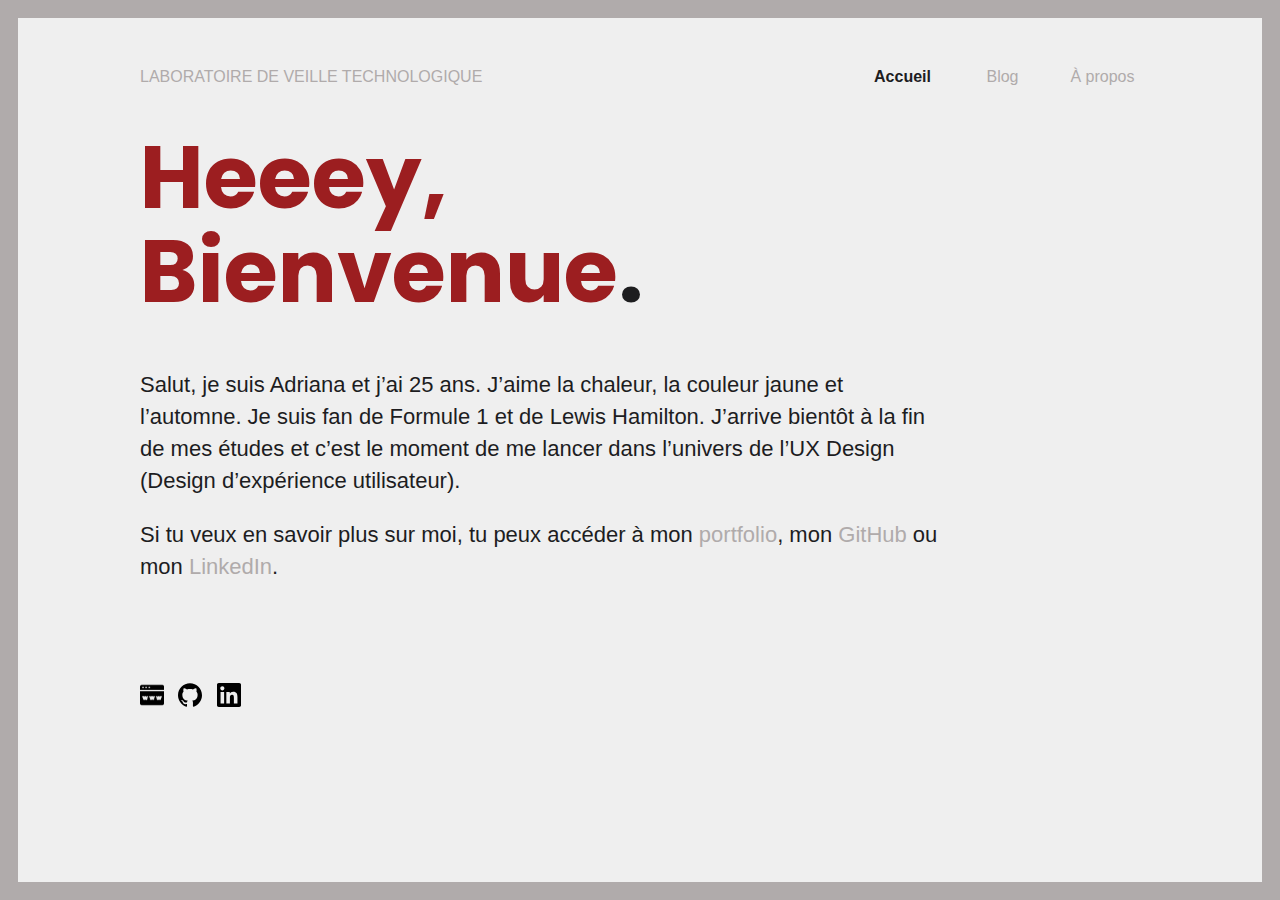
<file: index.html>
<!doctype html><html lang=en>
<head>
<meta name=generator content="Hugo 0.91.2">
<meta charset=utf-8>
<meta http-equiv=x-ua-compatible content="ie=edge">
<title>Heeey, Bienvenue - Laboratoire de veille technologique</title>
<meta name=viewport content="width=device-width,initial-scale=1">
<link rel=icon href=https://blog-labveiltech.adrianamota.chfavicon.png>
<link rel=canonical href=https://blog-labveiltech.adrianamota.ch/>
<link rel=stylesheet href=/css/style.min.css>
<meta name=description content="Je suis Adriana et j’ai 25 ans. J’aime la chaleur, la couleur jaune et l’automne.">
<meta property="og:title" content="Heeey, Bienvenue">
<meta property="og:type" content="website">
<meta property="og:url" content="https://blog-labveiltech.adrianamota.ch/">
<meta property="og:description" content="Je suis Adriana et j’ai 25 ans. J’aime la chaleur, la couleur jaune et l’automne.">
<meta name=twitter:card content="summary">
<meta name=twitter:site content="@zerostaticio">
<meta name=twitter:creator content="@zerostaticio">
<link rel=preconnect href=https://fonts.gstatic.com>
<link href="https://fonts.googleapis.com/css2?family=Poppins:wght@400;700&display=swap" rel=stylesheet>
</head>
<body class="page frame page-home">
<div id=menu-main-mobile class=menu-main-mobile>
<ul class=menu>
<li class=menu-item-accueil>
<a href=https://blog-labveiltech.adrianamota.ch/>Accueil</a>
</li>
<li class=menu-item-blog>
<a href=https://blog-labveiltech.adrianamota.ch/posts/>Blog</a>
</li>
<li class="menu-item-à propos">
<a href=https://blog-labveiltech.adrianamota.ch/about/>À propos</a>
</li>
</ul>
</div>
<div id=wrapper class=wrapper>
<div class=header>
<a class=header-logo href=/>Laboratoire de veille technologique</a>
<div class=menu-main>
<ul>
<li class="menu-item-accueil active">
<a href=/>
<span>Accueil</span>
</a>
</li>
<li class=menu-item-blog>
<a href=/posts/>
<span>Blog</span>
</a>
</li>
<li class="menu-item-à propos">
<a href=/about/>
<span>À propos</span>
</a>
</li>
</ul>
</div>
<div id=toggle-menu-main-mobile class=hamburger-trigger>
<button class=hamburger>Menu</button>
</div>
</div>
<div class=intro>
<h1>Heeey, Bienvenue<span class=dot>.</span></h1>
<div class=intro-content><p>Salut, je suis Adriana et j’ai 25 ans. J’aime la chaleur, la couleur jaune et l’automne.
Je suis fan de <strong>Formule 1</strong> et de <strong>Lewis Hamilton</strong>. J&rsquo;arrive bientôt à la fin de mes études et c&rsquo;est le moment de me lancer dans l&rsquo;univers de l&rsquo;UX Design (Design d&rsquo;expérience utilisateur).</p>
<p>Si tu veux en savoir plus sur moi, tu peux accéder à mon <a href=https://adrianamota.ch>portfolio</a>, mon <a href=https://github.com/AdriMota>GitHub</a> ou mon <a href=https://www.linkedin.com/in/adriana-mota/>LinkedIn</a>.</p>
</div>
</div>
<div class=footer>
<div class=footer-social>
<span class="social-icon social-icon-portfolio">
<a href=https://adrianamota.ch title=portfolio target=_blank rel=noopener>
<img src=/images/social/browser.png width=24 height=24 alt=portfolio>
</a>
</span>
<span class="social-icon social-icon-github">
<a href=https://github.com/AdriMota title=github target=_blank rel=noopener>
<img src=/images/social/github.svg width=24 height=24 alt=github>
</a>
</span>
<span class="social-icon social-icon-linkedin">
<a href=https://www.linkedin.com/in/adriana-mota/ title=linkedin target=_blank rel=noopener>
<img src=/images/social/linkedin.svg width=24 height=24 alt=linkedin>
</a>
</span>
</div>
</div>
</div>
<script type=text/javascript src=/js/bundle.min.575671c6da23c3563d465f9cfa3d2857fc0239531a2e8ea1fb6812017653b4d7.js></script>
</body>
</html>
</file>
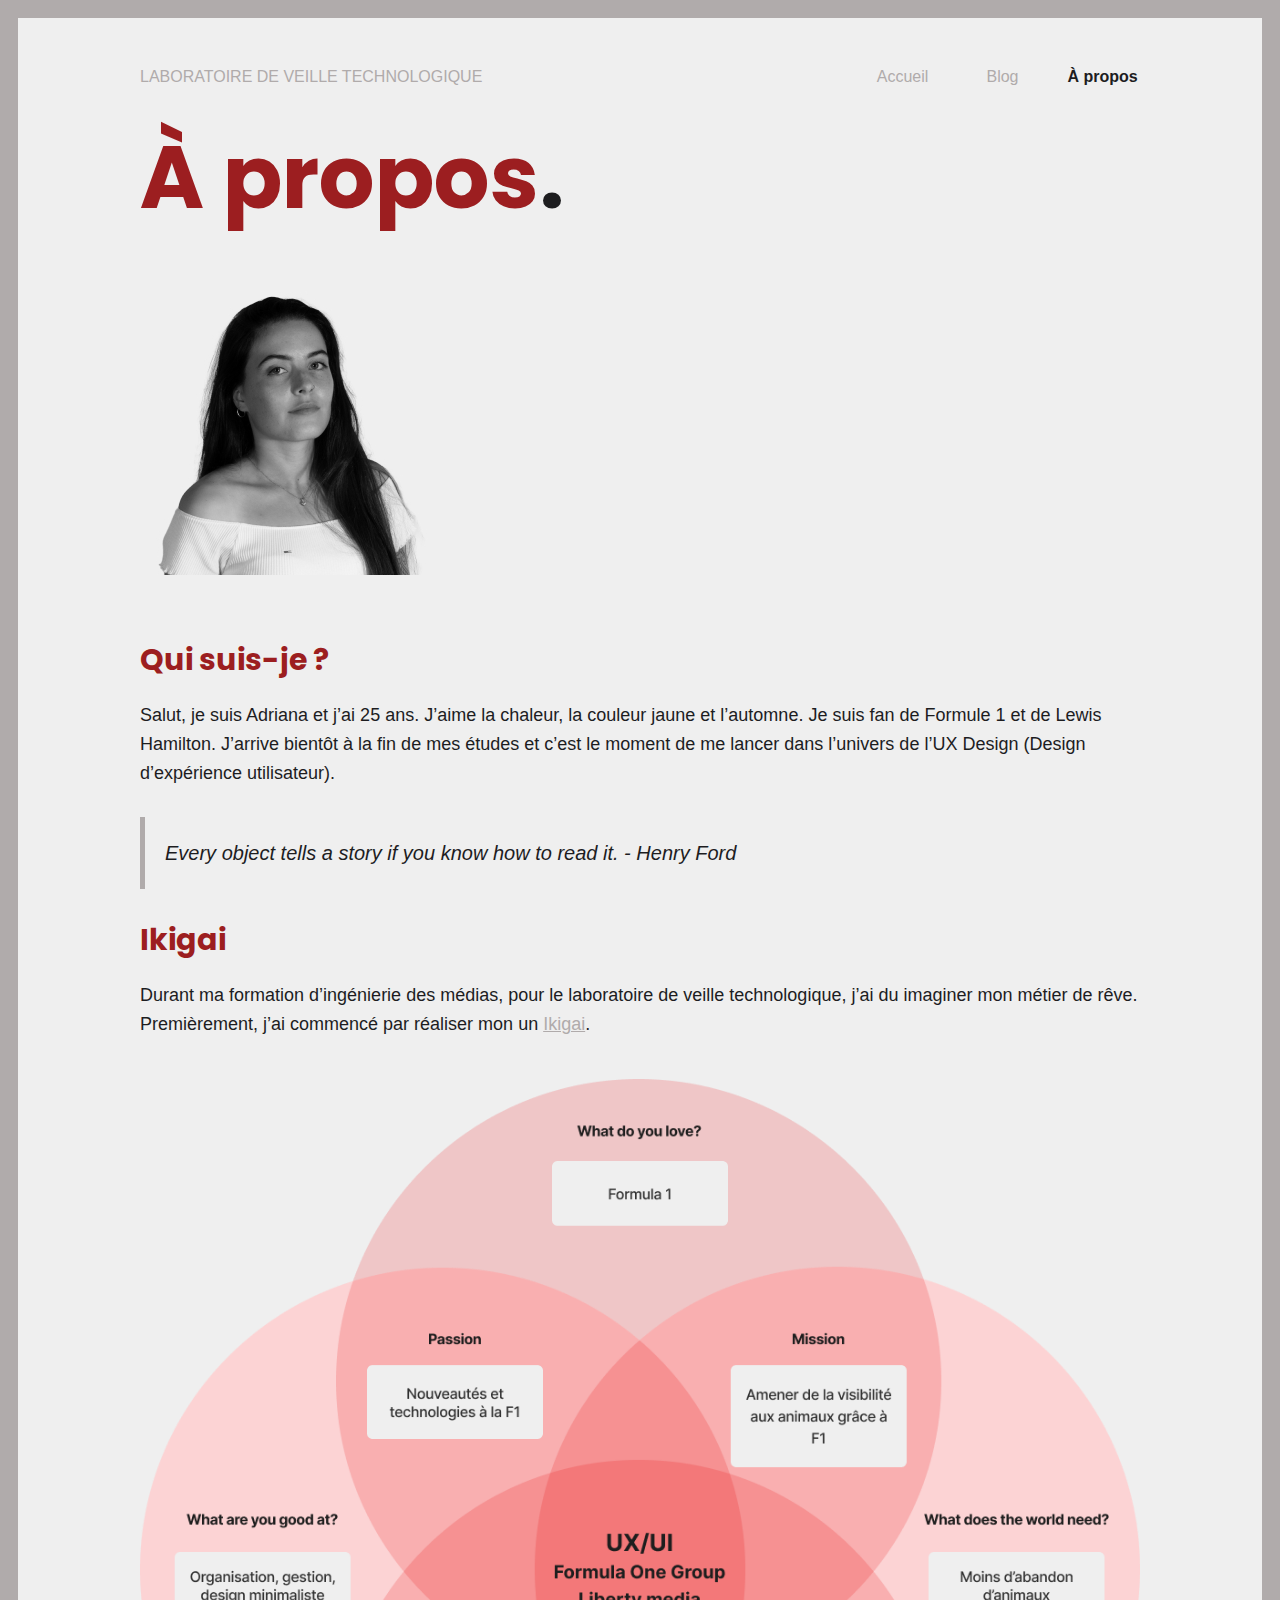
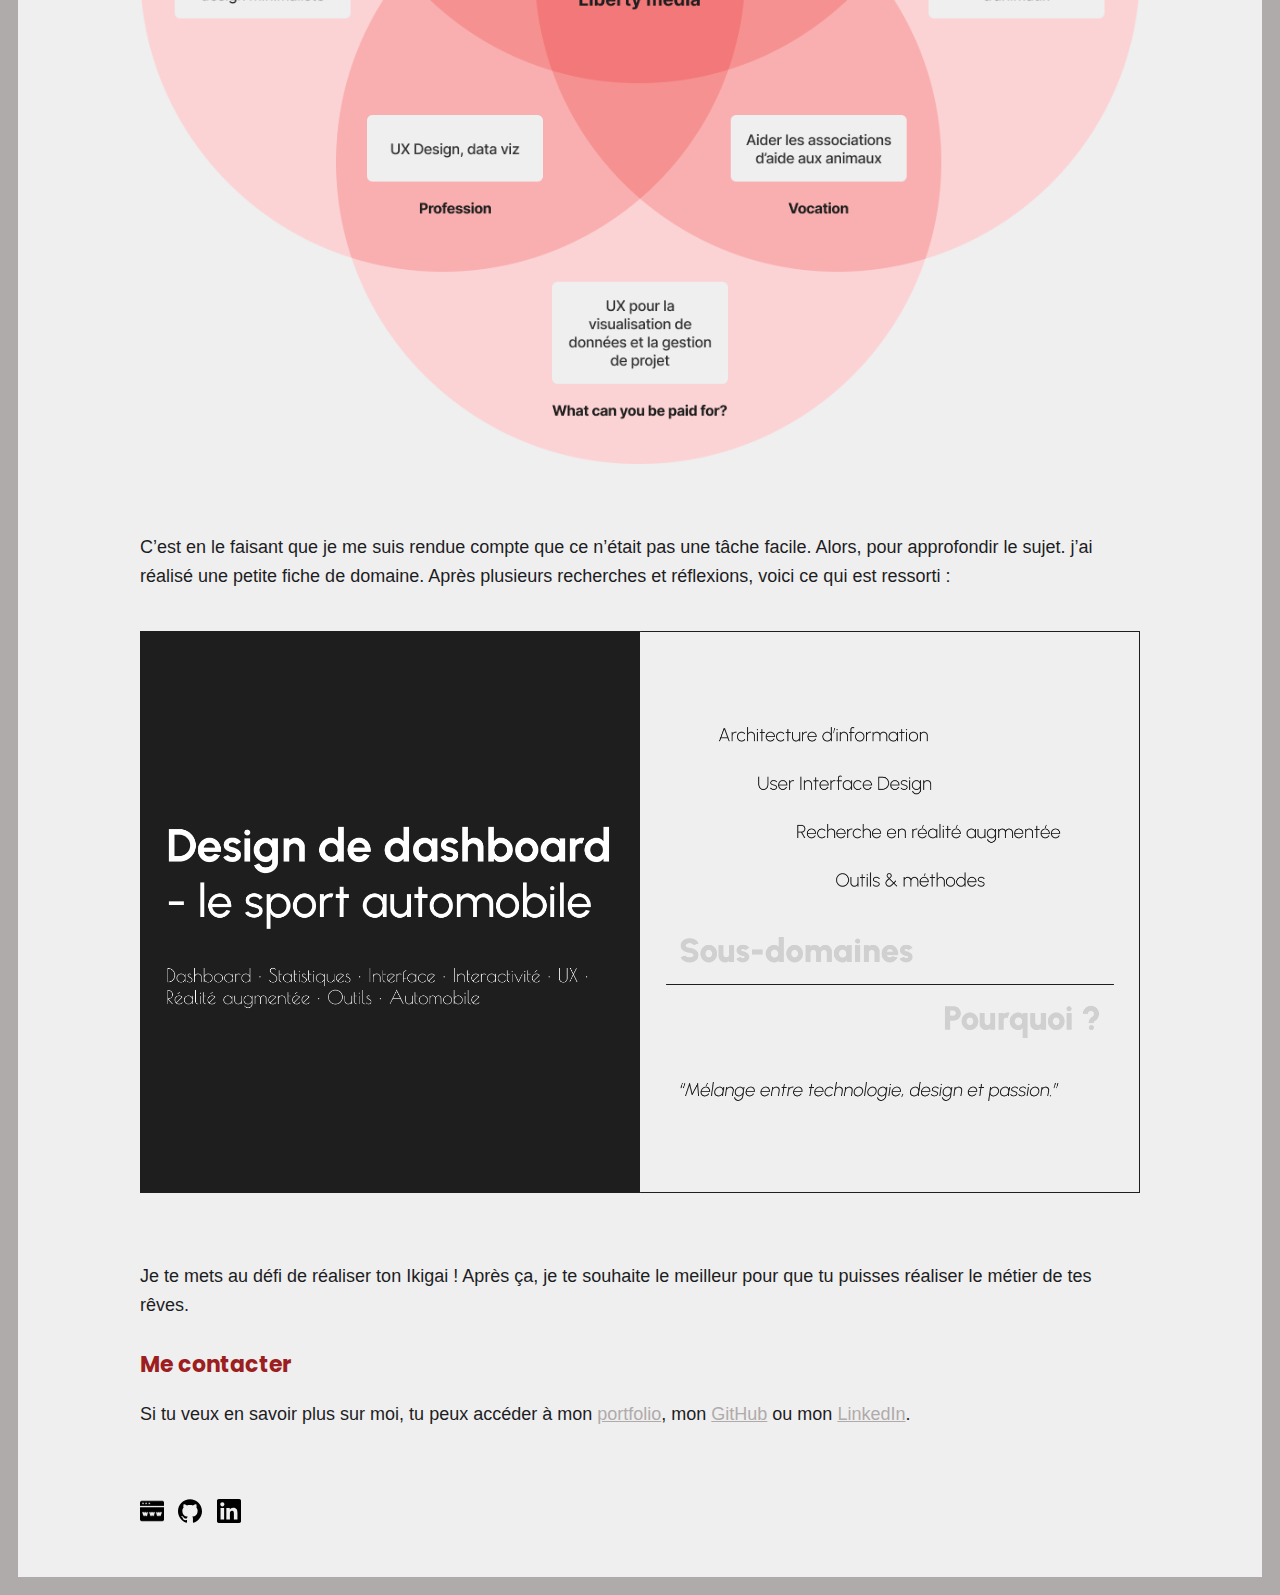
<file: about/index.html>
<!doctype html><html lang=en>
<head>
<meta charset=utf-8>
<meta http-equiv=x-ua-compatible content="ie=edge">
<title>À propos - Laboratoire de veille technologique</title>
<meta name=viewport content="width=device-width,initial-scale=1">
<link rel=icon href=https://blog-labveiltech.adrianamota.chfavicon.png>
<link rel=canonical href=https://blog-labveiltech.adrianamota.ch/about/>
<link rel=stylesheet href=/css/style.min.css>
<meta property="og:title" content="À propos">
<meta property="og:type" content="website">
<meta property="og:url" content="https://blog-labveiltech.adrianamota.ch/about/">
<meta property="og:image" content="https://blog-labveiltech.adrianamota.ch/images/about/mini-author.jpg">
<meta name=twitter:card content="summary">
<meta name=twitter:site content="@zerostaticio">
<meta name=twitter:creator content="@zerostaticio">
<link rel=preconnect href=https://fonts.gstatic.com>
<link href="https://fonts.googleapis.com/css2?family=Poppins:wght@400;700&display=swap" rel=stylesheet>
</head>
<body class="page frame page-default-single">
<div id=menu-main-mobile class=menu-main-mobile>
<ul class=menu>
<li class=menu-item-accueil>
<a href=https://blog-labveiltech.adrianamota.ch/>Accueil</a>
</li>
<li class=menu-item-blog>
<a href=https://blog-labveiltech.adrianamota.ch/posts/>Blog</a>
</li>
<li class="menu-item-à propos active">
<a href=https://blog-labveiltech.adrianamota.ch/about/>À propos</a>
</li>
</ul>
</div>
<div id=wrapper class=wrapper>
<div class=header>
<a class=header-logo href=/>Laboratoire de veille technologique</a>
<div class=menu-main>
<ul>
<li class=menu-item-accueil>
<a href=/>
<span>Accueil</span>
</a>
</li>
<li class=menu-item-blog>
<a href=/posts/>
<span>Blog</span>
</a>
</li>
<li class="menu-item-à propos active">
<a href=/about/>
<span>À propos</span>
</a>
</li>
</ul>
</div>
<div id=toggle-menu-main-mobile class=hamburger-trigger>
<button class=hamburger>Menu</button>
</div>
</div>
<div class=intro>
<h1>À propos<span class=dot>.</span></h1>
<img src=/images/about/mini-author.jpg>
</div>
<div class=content>
<h2 id=qui-suis-je->Qui suis-je ?</h2>
<p>Salut, je suis Adriana et j’ai 25 ans. J’aime la chaleur, la couleur jaune et l’automne. Je suis fan de <strong>Formule 1</strong> et de <strong>Lewis Hamilton</strong>. J’arrive bientôt à la fin de mes études et c’est le moment de me lancer dans l’univers de l’UX Design (Design d’expérience utilisateur).</p>
<blockquote>
<p><em>Every object tells a story if you know how to read it. - Henry Ford</em></p>
</blockquote>
<h2 id=ikigai>Ikigai</h2>
<p>Durant ma formation d&rsquo;ingénierie des médias, pour le laboratoire de veille technologique, j&rsquo;ai du imaginer mon métier de rêve. Premièrement, j&rsquo;ai commencé par réaliser mon un <a href=https://fr.wikipedia.org/wiki/Ikigai>Ikigai</a>.
<img src=/images/about/Ikigai.png alt=Ikigai></p>
<p>C&rsquo;est en le faisant que je me suis rendue compte que ce n&rsquo;était pas une tâche facile. Alors, pour approfondir le sujet. j&rsquo;ai réalisé une petite fiche de domaine. Après plusieurs recherches et réflexions, voici ce qui est ressorti :
<img src=/images/about/FicheDomaine.png alt="Fiche de domaine"></p>
<p>Je te mets au défi de réaliser ton Ikigai ! Après ça, je te souhaite le meilleur pour que tu puisses réaliser le <strong>métier de tes rêves</strong>.</p>
<h3 id=me-contacter>Me contacter</h3>
<p>Si tu veux en savoir plus sur moi, tu peux accéder à mon <a href=https://adrianamota.ch>portfolio</a>, mon <a href=https://github.com/AdriMota>GitHub</a> ou mon <a href=https://www.linkedin.com/in/adriana-mota/>LinkedIn</a>.</p>
</div>
<div class=footer>
<div class=footer-social>
<span class="social-icon social-icon-portfolio">
<a href=https://adrianamota.ch title=portfolio target=_blank rel=noopener>
<img src=/images/social/browser.png width=24 height=24 alt=portfolio>
</a>
</span>
<span class="social-icon social-icon-github">
<a href=https://github.com/AdriMota title=github target=_blank rel=noopener>
<img src=/images/social/github.svg width=24 height=24 alt=github>
</a>
</span>
<span class="social-icon social-icon-linkedin">
<a href=https://www.linkedin.com/in/adriana-mota/ title=linkedin target=_blank rel=noopener>
<img src=/images/social/linkedin.svg width=24 height=24 alt=linkedin>
</a>
</span>
</div>
</div>
</div>
<script type=text/javascript src=/js/bundle.min.575671c6da23c3563d465f9cfa3d2857fc0239531a2e8ea1fb6812017653b4d7.js></script>
</body>
</html>
</file>
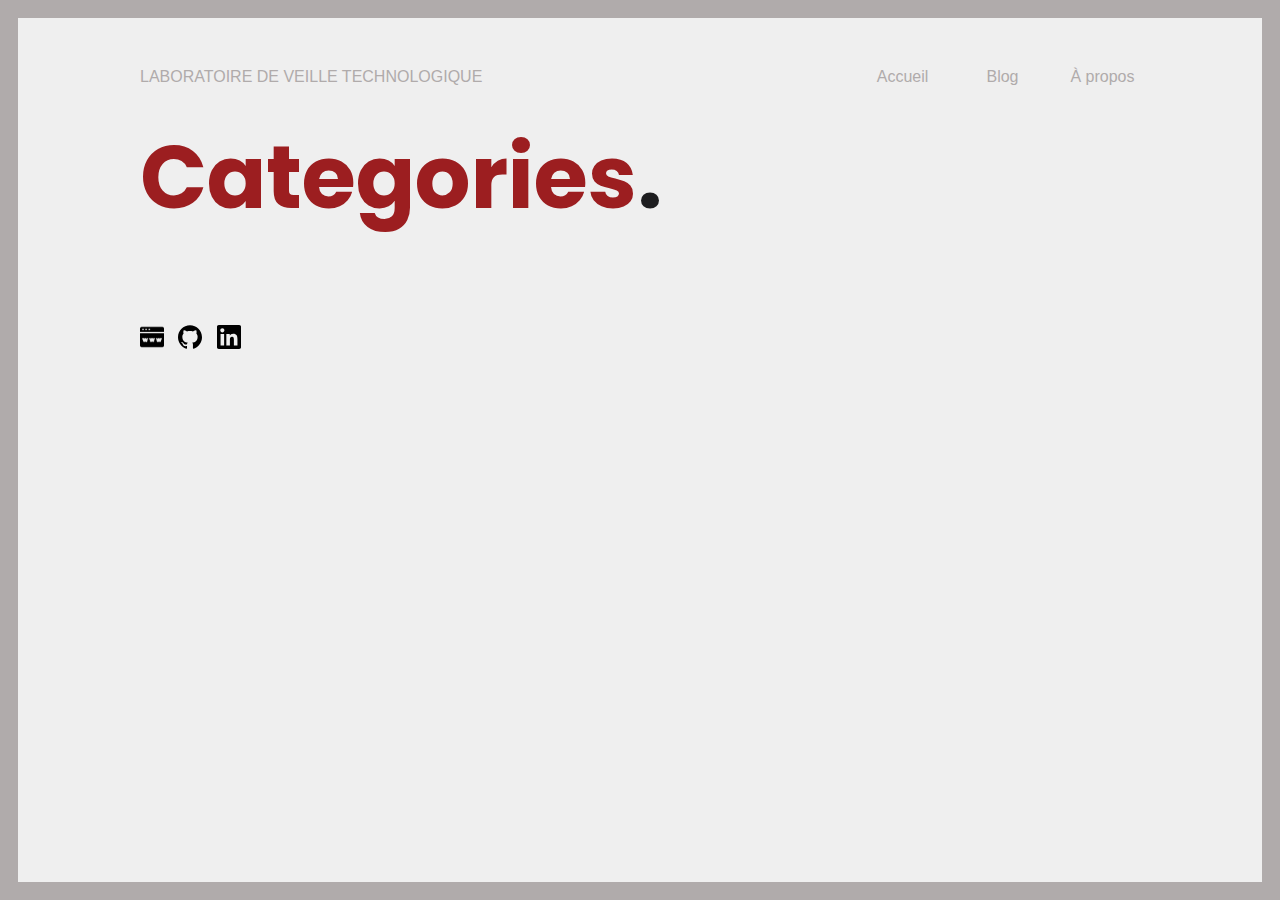
<file: categories/index.html>
<!doctype html><html lang=en>
<head>
<meta charset=utf-8>
<meta http-equiv=x-ua-compatible content="ie=edge">
<title>Categories - Laboratoire de veille technologique</title>
<meta name=viewport content="width=device-width,initial-scale=1">
<link rel=icon href=https://blog-labveiltech.adrianamota.chfavicon.png>
<link rel=canonical href=https://blog-labveiltech.adrianamota.ch/categories/>
<link rel=stylesheet href=/css/style.min.css>
<meta property="og:title" content="Categories">
<meta property="og:type" content="website">
<meta property="og:url" content="https://blog-labveiltech.adrianamota.ch/categories/">
<meta name=twitter:card content="summary">
<meta name=twitter:site content="@zerostaticio">
<meta name=twitter:creator content="@zerostaticio">
<link rel=preconnect href=https://fonts.gstatic.com>
<link href="https://fonts.googleapis.com/css2?family=Poppins:wght@400;700&display=swap" rel=stylesheet>
</head>
<body class="page frame page-default-list">
<div id=menu-main-mobile class=menu-main-mobile>
<ul class=menu>
<li class=menu-item-accueil>
<a href=https://blog-labveiltech.adrianamota.ch/>Accueil</a>
</li>
<li class=menu-item-blog>
<a href=https://blog-labveiltech.adrianamota.ch/posts/>Blog</a>
</li>
<li class="menu-item-à propos">
<a href=https://blog-labveiltech.adrianamota.ch/about/>À propos</a>
</li>
</ul>
</div>
<div id=wrapper class=wrapper>
<div class=header>
<a class=header-logo href=/>Laboratoire de veille technologique</a>
<div class=menu-main>
<ul>
<li class=menu-item-accueil>
<a href=/>
<span>Accueil</span>
</a>
</li>
<li class=menu-item-blog>
<a href=/posts/>
<span>Blog</span>
</a>
</li>
<li class="menu-item-à propos">
<a href=/about/>
<span>À propos</span>
</a>
</li>
</ul>
</div>
<div id=toggle-menu-main-mobile class=hamburger-trigger>
<button class=hamburger>Menu</button>
</div>
</div>
<div class=intro>
<h1>Categories<span class=dot>.</span></h1>
</div>
<div class=footer>
<div class=footer-social>
<span class="social-icon social-icon-portfolio">
<a href=https://adrianamota.ch title=portfolio target=_blank rel=noopener>
<img src=/images/social/browser.png width=24 height=24 alt=portfolio>
</a>
</span>
<span class="social-icon social-icon-github">
<a href=https://github.com/AdriMota title=github target=_blank rel=noopener>
<img src=/images/social/github.svg width=24 height=24 alt=github>
</a>
</span>
<span class="social-icon social-icon-linkedin">
<a href=https://www.linkedin.com/in/adriana-mota/ title=linkedin target=_blank rel=noopener>
<img src=/images/social/linkedin.svg width=24 height=24 alt=linkedin>
</a>
</span>
</div>
</div>
</div>
<script type=text/javascript src=/js/bundle.min.575671c6da23c3563d465f9cfa3d2857fc0239531a2e8ea1fb6812017653b4d7.js></script>
</body>
</html>
</file>
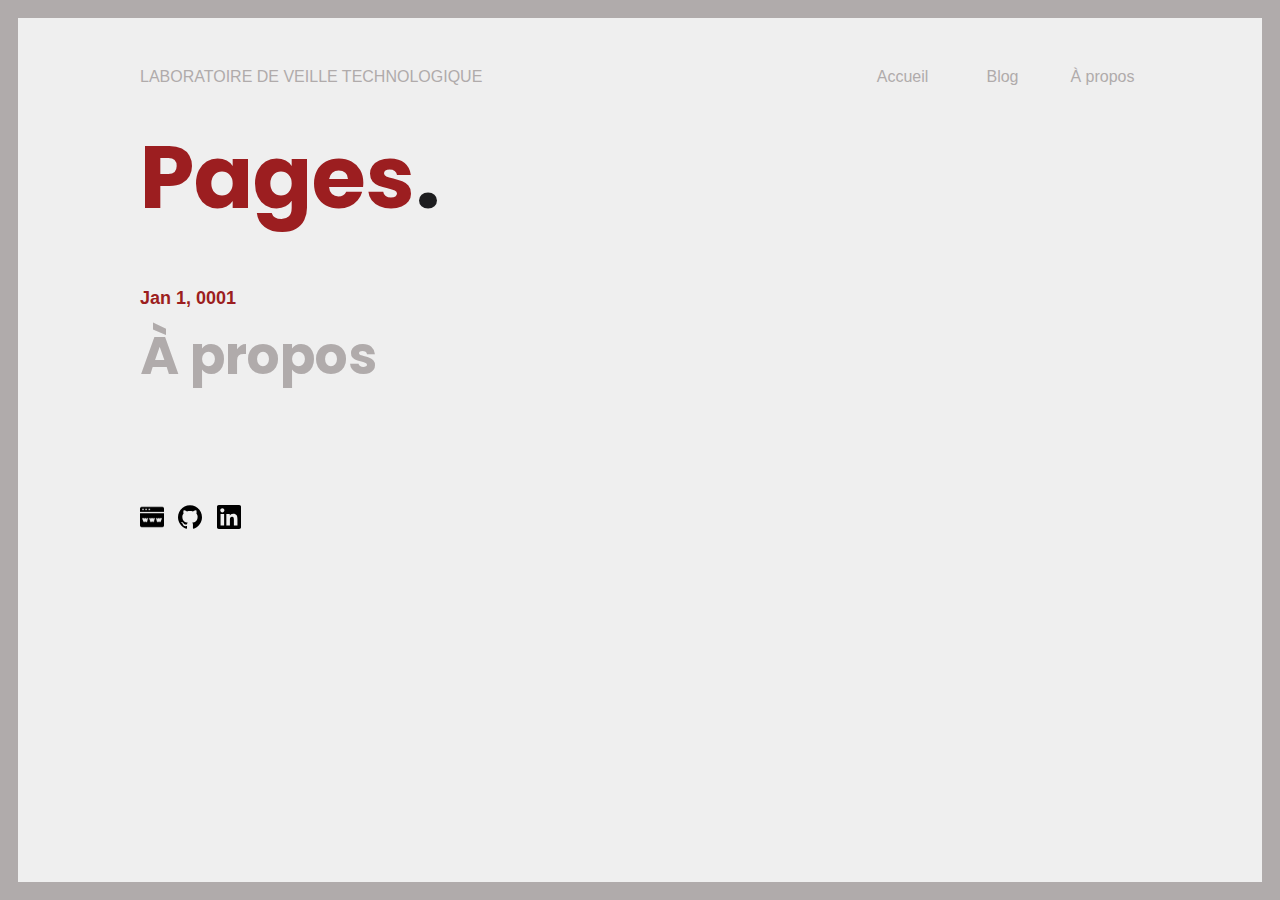
<file: pages/index.html>
<!doctype html><html lang=en>
<head>
<meta charset=utf-8>
<meta http-equiv=x-ua-compatible content="ie=edge">
<title>Pages - Laboratoire de veille technologique</title>
<meta name=viewport content="width=device-width,initial-scale=1">
<link rel=icon href=https://blog-labveiltech.adrianamota.chfavicon.png>
<link rel=canonical href=https://blog-labveiltech.adrianamota.ch/pages/>
<link rel=stylesheet href=/css/style.min.css>
<meta property="og:title" content="Pages">
<meta property="og:type" content="website">
<meta property="og:url" content="https://blog-labveiltech.adrianamota.ch/pages/">
<meta name=twitter:card content="summary">
<meta name=twitter:site content="@zerostaticio">
<meta name=twitter:creator content="@zerostaticio">
<link rel=preconnect href=https://fonts.gstatic.com>
<link href="https://fonts.googleapis.com/css2?family=Poppins:wght@400;700&display=swap" rel=stylesheet>
</head>
<body class="page frame page-default-list">
<div id=menu-main-mobile class=menu-main-mobile>
<ul class=menu>
<li class=menu-item-accueil>
<a href=https://blog-labveiltech.adrianamota.ch/>Accueil</a>
</li>
<li class=menu-item-blog>
<a href=https://blog-labveiltech.adrianamota.ch/posts/>Blog</a>
</li>
<li class="menu-item-à propos">
<a href=https://blog-labveiltech.adrianamota.ch/about/>À propos</a>
</li>
</ul>
</div>
<div id=wrapper class=wrapper>
<div class=header>
<a class=header-logo href=/>Laboratoire de veille technologique</a>
<div class=menu-main>
<ul>
<li class=menu-item-accueil>
<a href=/>
<span>Accueil</span>
</a>
</li>
<li class=menu-item-blog>
<a href=/posts/>
<span>Blog</span>
</a>
</li>
<li class="menu-item-à propos">
<a href=/about/>
<span>À propos</span>
</a>
</li>
</ul>
</div>
<div id=toggle-menu-main-mobile class=hamburger-trigger>
<button class=hamburger>Menu</button>
</div>
</div>
<div class=intro>
<h1>Pages<span class=dot>.</span></h1>
</div>
<div class=summary>
<div class=summary-date>Jan 1, 0001</div>
<h2 class=summary-title><a href=/about/>À propos</a></h2>
<p class=summary-description></p>
</div>
<div class=footer>
<div class=footer-social>
<span class="social-icon social-icon-portfolio">
<a href=https://adrianamota.ch title=portfolio target=_blank rel=noopener>
<img src=/images/social/browser.png width=24 height=24 alt=portfolio>
</a>
</span>
<span class="social-icon social-icon-github">
<a href=https://github.com/AdriMota title=github target=_blank rel=noopener>
<img src=/images/social/github.svg width=24 height=24 alt=github>
</a>
</span>
<span class="social-icon social-icon-linkedin">
<a href=https://www.linkedin.com/in/adriana-mota/ title=linkedin target=_blank rel=noopener>
<img src=/images/social/linkedin.svg width=24 height=24 alt=linkedin>
</a>
</span>
</div>
</div>
</div>
<script type=text/javascript src=/js/bundle.min.575671c6da23c3563d465f9cfa3d2857fc0239531a2e8ea1fb6812017653b4d7.js></script>
</body>
</html>
</file>
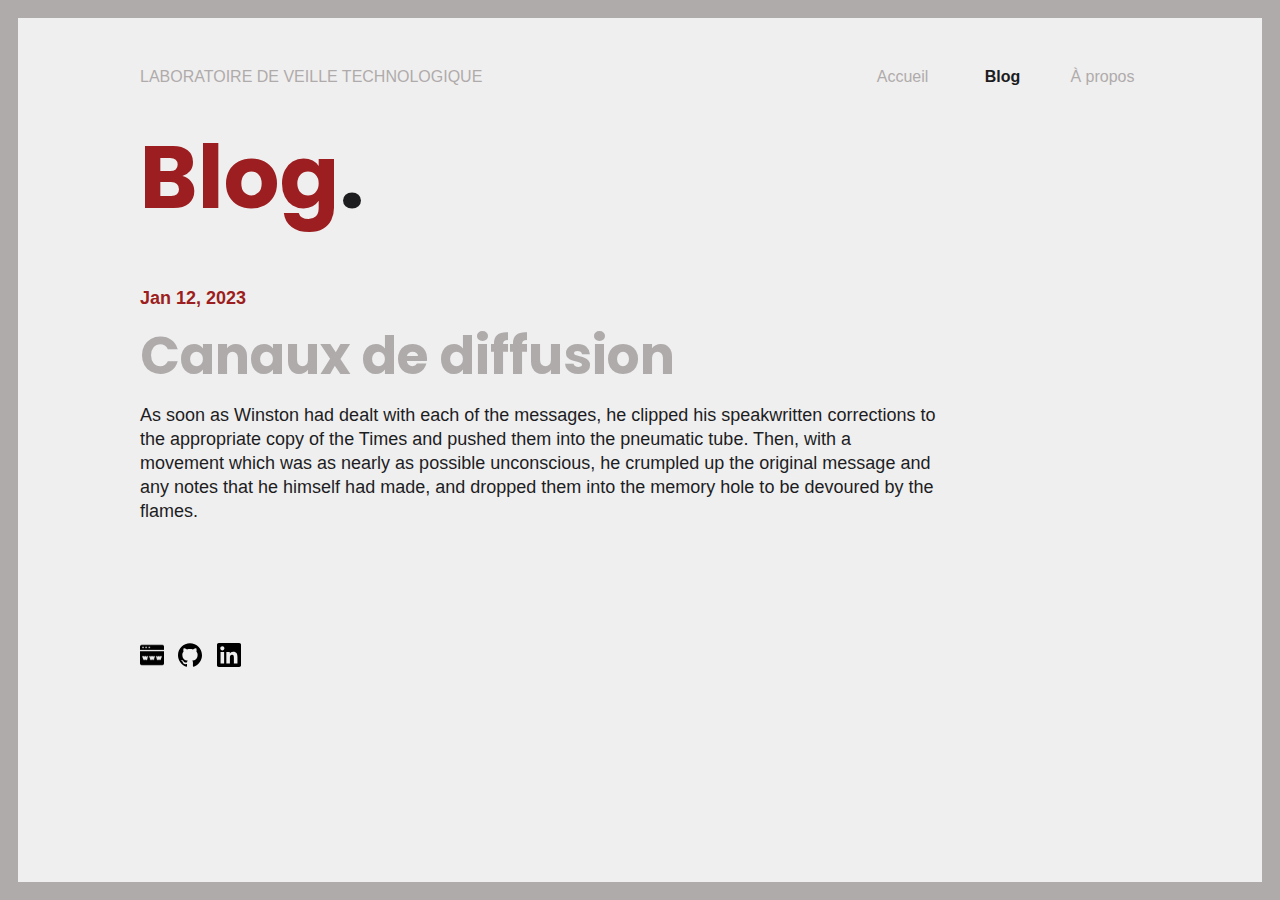
<file: posts/index.html>
<!doctype html><html lang=en>
<head>
<meta charset=utf-8>
<meta http-equiv=x-ua-compatible content="ie=edge">
<title>Blog - Laboratoire de veille technologique</title>
<meta name=viewport content="width=device-width,initial-scale=1">
<link rel=icon href=https://blog-labveiltech.adrianamota.chfavicon.png>
<link rel=canonical href=https://blog-labveiltech.adrianamota.ch/posts/>
<link rel=stylesheet href=/css/style.min.css>
<meta property="og:title" content="Blog">
<meta property="og:type" content="website">
<meta property="og:url" content="https://blog-labveiltech.adrianamota.ch/posts/">
<meta name=twitter:card content="summary">
<meta name=twitter:site content="@zerostaticio">
<meta name=twitter:creator content="@zerostaticio">
<link rel=preconnect href=https://fonts.gstatic.com>
<link href="https://fonts.googleapis.com/css2?family=Poppins:wght@400;700&display=swap" rel=stylesheet>
</head>
<body class="page frame page-blog-list">
<div id=menu-main-mobile class=menu-main-mobile>
<ul class=menu>
<li class=menu-item-accueil>
<a href=https://blog-labveiltech.adrianamota.ch/>Accueil</a>
</li>
<li class="menu-item-blog active">
<a href=https://blog-labveiltech.adrianamota.ch/posts/>Blog</a>
</li>
<li class="menu-item-à propos">
<a href=https://blog-labveiltech.adrianamota.ch/about/>À propos</a>
</li>
</ul>
</div>
<div id=wrapper class=wrapper>
<div class=header>
<a class=header-logo href=/>Laboratoire de veille technologique</a>
<div class=menu-main>
<ul>
<li class=menu-item-accueil>
<a href=/>
<span>Accueil</span>
</a>
</li>
<li class="menu-item-blog active">
<a href=/posts/>
<span>Blog</span>
</a>
</li>
<li class="menu-item-à propos">
<a href=/about/>
<span>À propos</span>
</a>
</li>
</ul>
</div>
<div id=toggle-menu-main-mobile class=hamburger-trigger>
<button class=hamburger>Menu</button>
</div>
</div>
<div class=intro>
<h1>Blog<span class=dot>.</span></h1>
</div>
<div class=summary>
<div class=summary-date>Jan 12, 2023</div>
<h2 class=summary-title><a href=/posts/canauxdiffusion/>Canaux de diffusion</a></h2>
<p class=summary-description>As soon as Winston had dealt with each of the messages, he clipped his speakwritten corrections to the appropriate copy of the Times and pushed them into the pneumatic tube. Then, with a movement which was as nearly as possible unconscious, he crumpled up the original message and any notes that he himself had made, and dropped them into the memory hole to be devoured by the flames.</p>
</div>
<div class=footer>
<div class=footer-social>
<span class="social-icon social-icon-portfolio">
<a href=https://adrianamota.ch title=portfolio target=_blank rel=noopener>
<img src=/images/social/browser.png width=24 height=24 alt=portfolio>
</a>
</span>
<span class="social-icon social-icon-github">
<a href=https://github.com/AdriMota title=github target=_blank rel=noopener>
<img src=/images/social/github.svg width=24 height=24 alt=github>
</a>
</span>
<span class="social-icon social-icon-linkedin">
<a href=https://www.linkedin.com/in/adriana-mota/ title=linkedin target=_blank rel=noopener>
<img src=/images/social/linkedin.svg width=24 height=24 alt=linkedin>
</a>
</span>
</div>
</div>
</div>
<script type=text/javascript src=/js/bundle.min.575671c6da23c3563d465f9cfa3d2857fc0239531a2e8ea1fb6812017653b4d7.js></script>
</body>
</html>
</file>
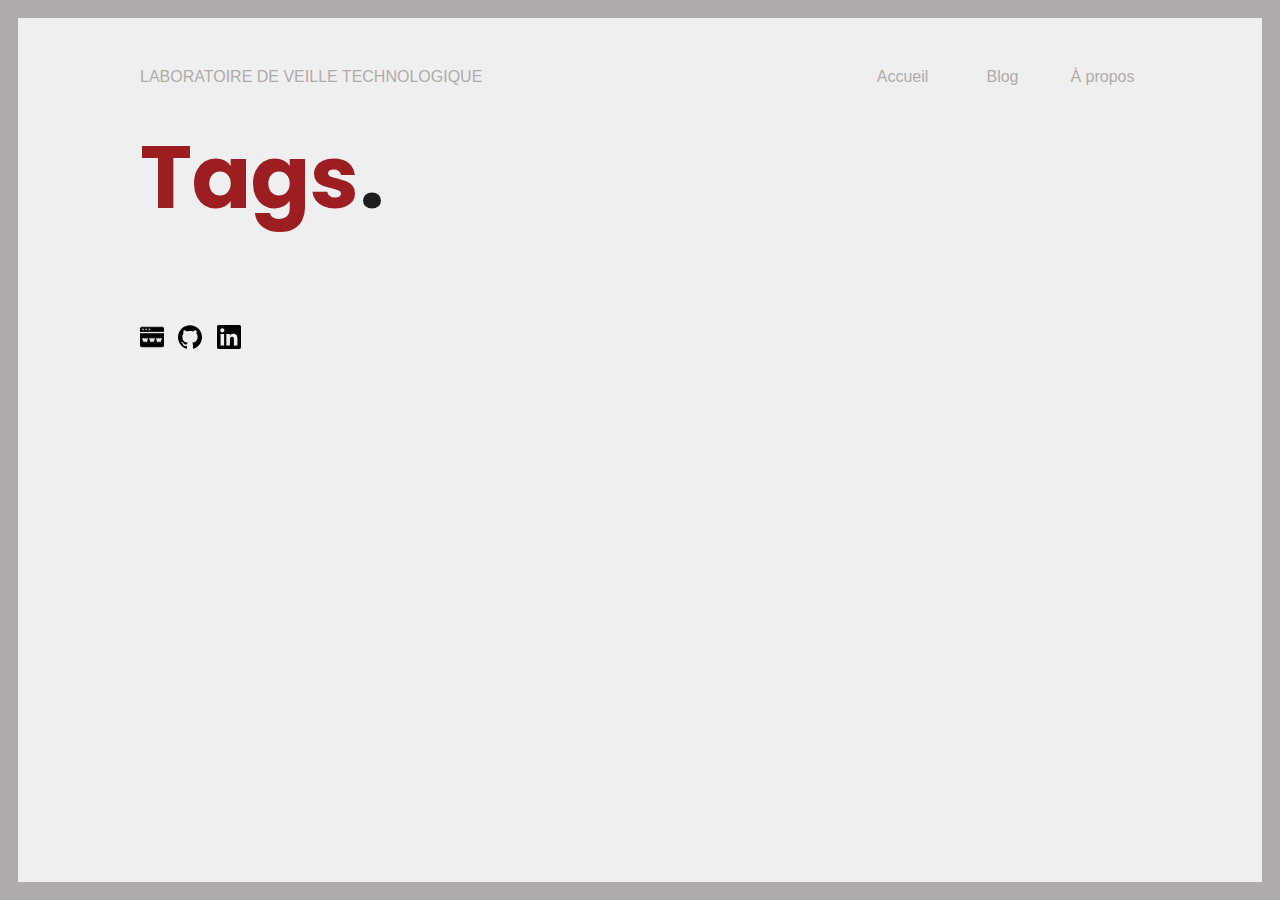
<file: tags/index.html>
<!doctype html><html lang=en>
<head>
<meta charset=utf-8>
<meta http-equiv=x-ua-compatible content="ie=edge">
<title>Tags - Laboratoire de veille technologique</title>
<meta name=viewport content="width=device-width,initial-scale=1">
<link rel=icon href=https://blog-labveiltech.adrianamota.chfavicon.png>
<link rel=canonical href=https://blog-labveiltech.adrianamota.ch/tags/>
<link rel=stylesheet href=/css/style.min.css>
<meta property="og:title" content="Tags">
<meta property="og:type" content="website">
<meta property="og:url" content="https://blog-labveiltech.adrianamota.ch/tags/">
<meta name=twitter:card content="summary">
<meta name=twitter:site content="@zerostaticio">
<meta name=twitter:creator content="@zerostaticio">
<link rel=preconnect href=https://fonts.gstatic.com>
<link href="https://fonts.googleapis.com/css2?family=Poppins:wght@400;700&display=swap" rel=stylesheet>
</head>
<body class="page frame page-default-list">
<div id=menu-main-mobile class=menu-main-mobile>
<ul class=menu>
<li class=menu-item-accueil>
<a href=https://blog-labveiltech.adrianamota.ch/>Accueil</a>
</li>
<li class=menu-item-blog>
<a href=https://blog-labveiltech.adrianamota.ch/posts/>Blog</a>
</li>
<li class="menu-item-à propos">
<a href=https://blog-labveiltech.adrianamota.ch/about/>À propos</a>
</li>
</ul>
</div>
<div id=wrapper class=wrapper>
<div class=header>
<a class=header-logo href=/>Laboratoire de veille technologique</a>
<div class=menu-main>
<ul>
<li class=menu-item-accueil>
<a href=/>
<span>Accueil</span>
</a>
</li>
<li class=menu-item-blog>
<a href=/posts/>
<span>Blog</span>
</a>
</li>
<li class="menu-item-à propos">
<a href=/about/>
<span>À propos</span>
</a>
</li>
</ul>
</div>
<div id=toggle-menu-main-mobile class=hamburger-trigger>
<button class=hamburger>Menu</button>
</div>
</div>
<div class=intro>
<h1>Tags<span class=dot>.</span></h1>
</div>
<div class=footer>
<div class=footer-social>
<span class="social-icon social-icon-portfolio">
<a href=https://adrianamota.ch title=portfolio target=_blank rel=noopener>
<img src=/images/social/browser.png width=24 height=24 alt=portfolio>
</a>
</span>
<span class="social-icon social-icon-github">
<a href=https://github.com/AdriMota title=github target=_blank rel=noopener>
<img src=/images/social/github.svg width=24 height=24 alt=github>
</a>
</span>
<span class="social-icon social-icon-linkedin">
<a href=https://www.linkedin.com/in/adriana-mota/ title=linkedin target=_blank rel=noopener>
<img src=/images/social/linkedin.svg width=24 height=24 alt=linkedin>
</a>
</span>
</div>
</div>
</div>
<script type=text/javascript src=/js/bundle.min.575671c6da23c3563d465f9cfa3d2857fc0239531a2e8ea1fb6812017653b4d7.js></script>
</body>
</html>
</file>
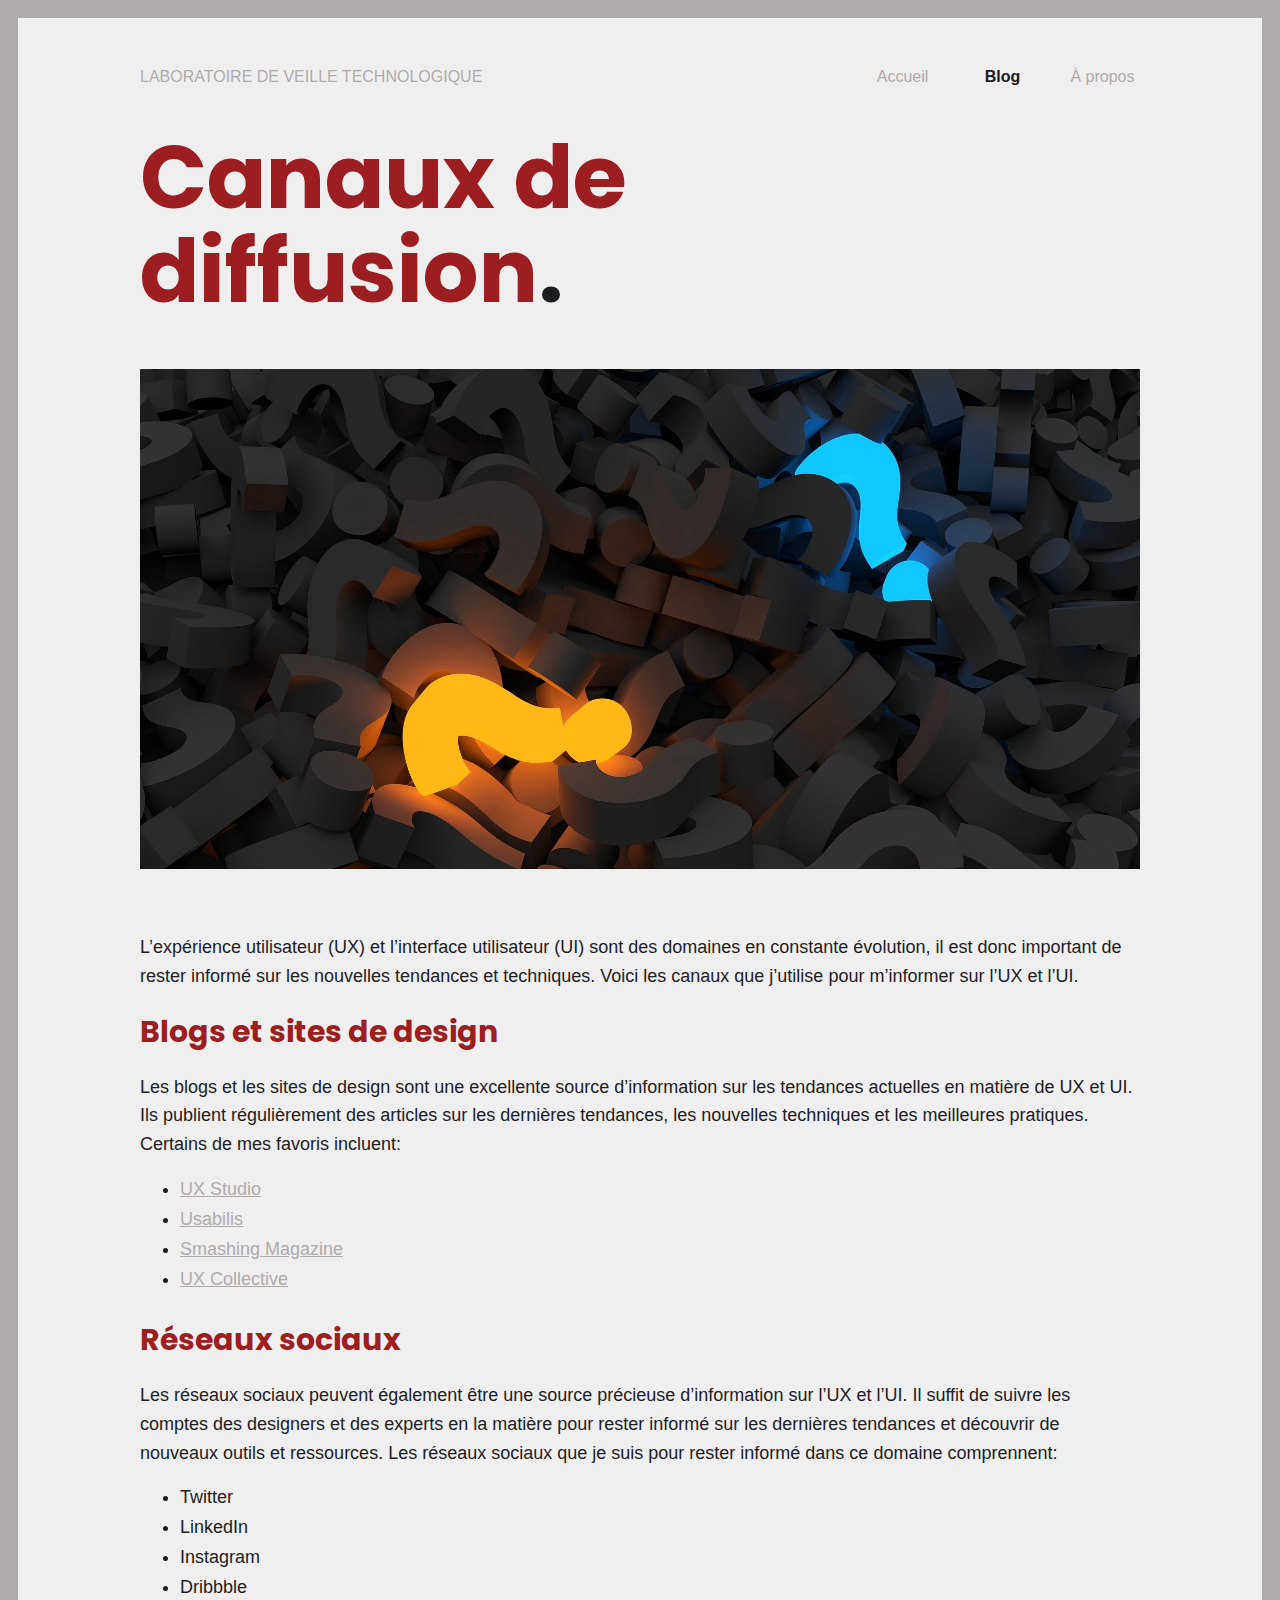
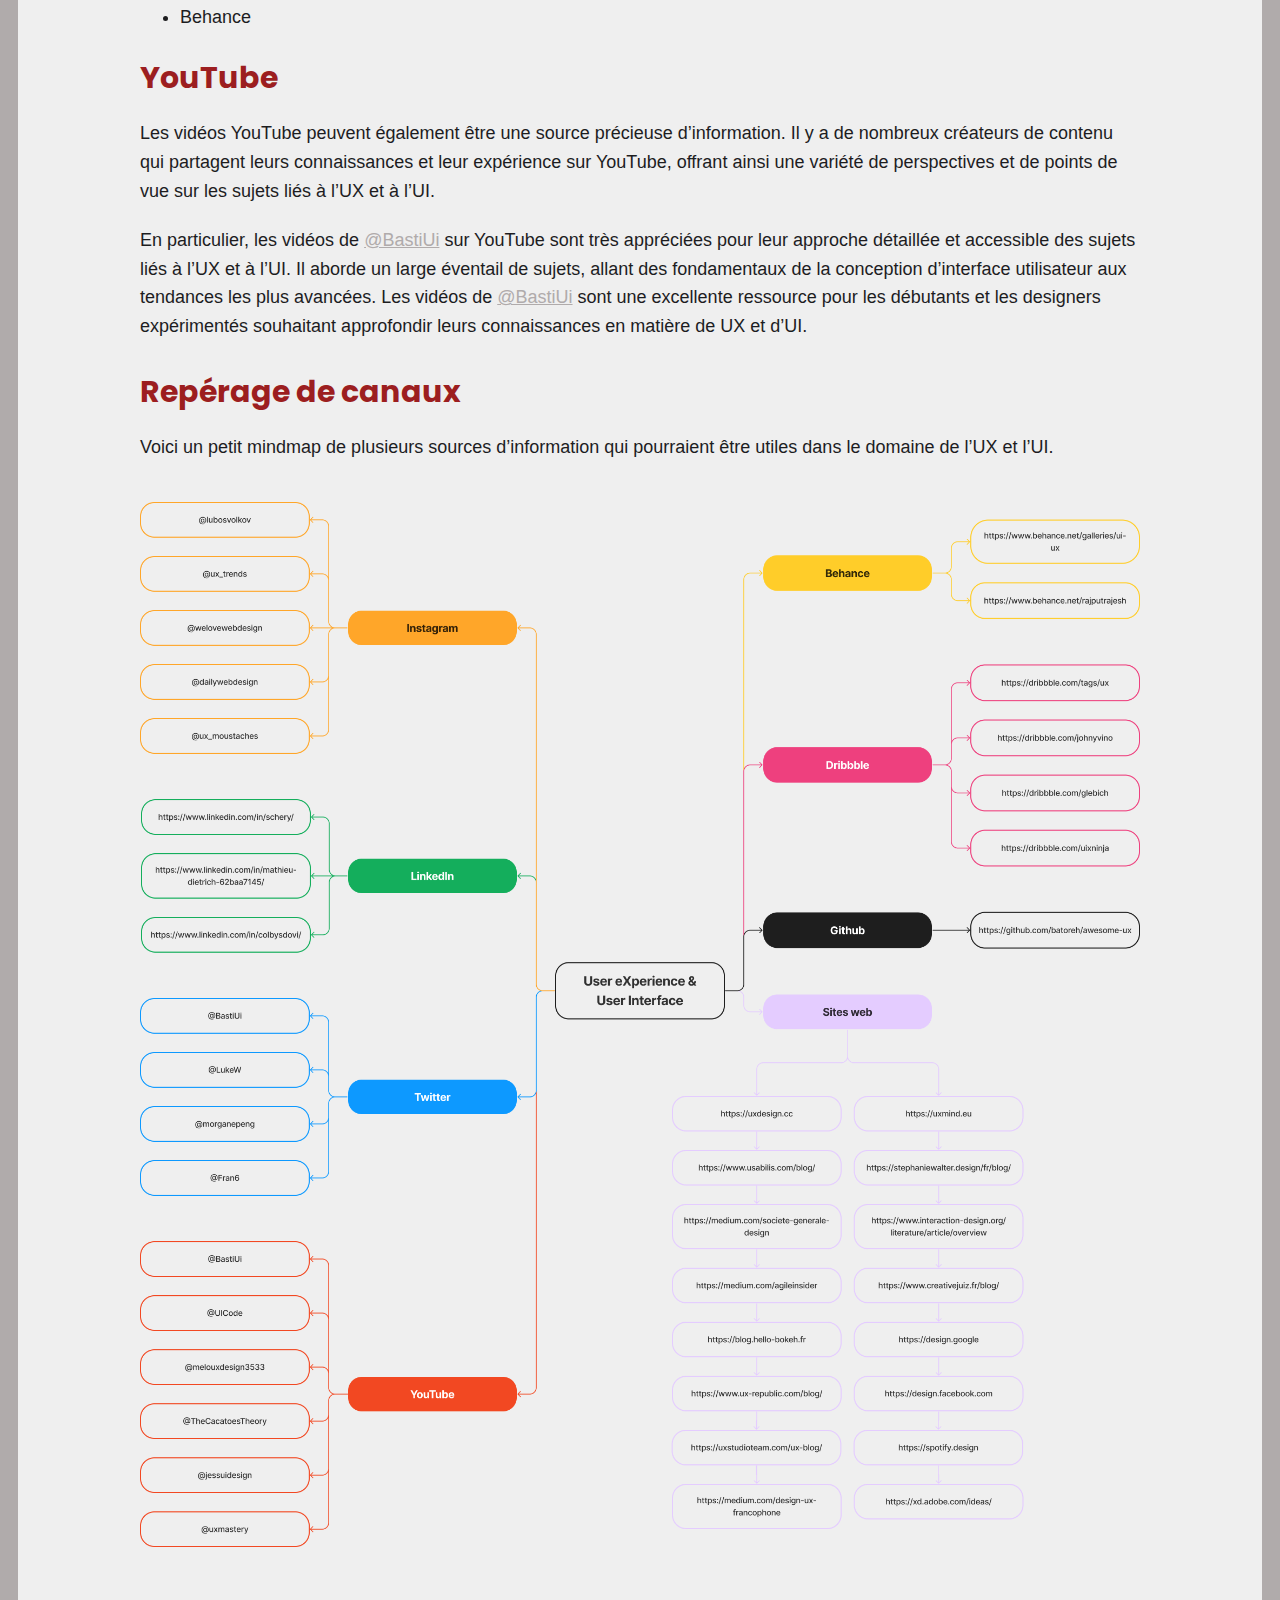
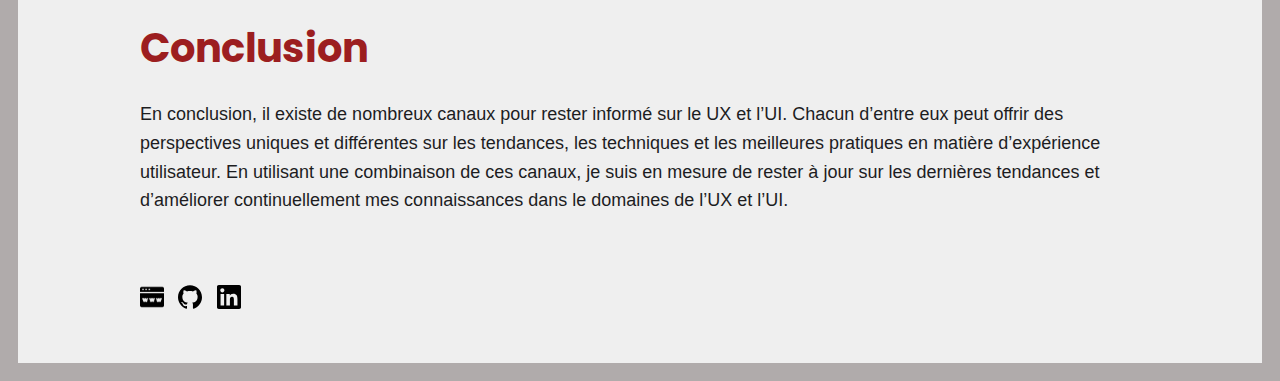
<file: posts/canauxdiffusion/index.html>
<!doctype html><html lang=en>
<head>
<meta charset=utf-8>
<meta http-equiv=x-ua-compatible content="ie=edge">
<title>Canaux de diffusion - Laboratoire de veille technologique</title>
<meta name=viewport content="width=device-width,initial-scale=1">
<link rel=icon href=https://blog-labveiltech.adrianamota.chfavicon.png>
<link rel=canonical href=https://blog-labveiltech.adrianamota.ch/posts/canauxdiffusion/>
<link rel=stylesheet href=/css/style.min.css>
<meta name=description content="Il existe de nombreux canaux pour rester informé sur le UX et l'UI. Chacun d'entre eux peut offrir des perspectives uniques et différentes sur les tendances, les techniques et les meilleures pratiques en matière d'expérience utilisateur. En utilisant une combinaison de différents canaux, il est possible d'être à jour sur les dernières tendances et d'améliorer continuellement les connaissances dans le domaines de l'UX et l'UI.">
<meta property="og:title" content="Canaux de diffusion">
<meta property="og:type" content="website">
<meta property="og:url" content="https://blog-labveiltech.adrianamota.ch/posts/canauxdiffusion/">
<meta property="og:image" content="https://blog-labveiltech.adrianamota.ch/images/articles/CanauxDiffusion/Illustration-Canaux-de-distribution.jpg">
<meta property="og:description" content="Il existe de nombreux canaux pour rester informé sur le UX et l'UI. Chacun d'entre eux peut offrir des perspectives uniques et différentes sur les tendances, les techniques et les meilleures pratiques en matière d'expérience utilisateur. En utilisant une combinaison de différents canaux, il est possible d'être à jour sur les dernières tendances et d'améliorer continuellement les connaissances dans le domaines de l'UX et l'UI.">
<meta name=twitter:card content="summary">
<meta name=twitter:site content="@zerostaticio">
<meta name=twitter:creator content="@zerostaticio">
<link rel=preconnect href=https://fonts.gstatic.com>
<link href="https://fonts.googleapis.com/css2?family=Poppins:wght@400;700&display=swap" rel=stylesheet>
</head>
<body class="page frame page-blog-single">
<div id=menu-main-mobile class=menu-main-mobile>
<ul class=menu>
<li class=menu-item-accueil>
<a href=https://blog-labveiltech.adrianamota.ch/>Accueil</a>
</li>
<li class=menu-item-blog>
<a href=https://blog-labveiltech.adrianamota.ch/posts/>Blog</a>
</li>
<li class="menu-item-à propos">
<a href=https://blog-labveiltech.adrianamota.ch/about/>À propos</a>
</li>
</ul>
</div>
<div id=wrapper class=wrapper>
<div class=header>
<a class=header-logo href=/>Laboratoire de veille technologique</a>
<div class=menu-main>
<ul>
<li class=menu-item-accueil>
<a href=/>
<span>Accueil</span>
</a>
</li>
<li class="menu-item-blog active">
<a href=/posts/>
<span>Blog</span>
</a>
</li>
<li class="menu-item-à propos">
<a href=/about/>
<span>À propos</span>
</a>
</li>
</ul>
</div>
<div id=toggle-menu-main-mobile class=hamburger-trigger>
<button class=hamburger>Menu</button>
</div>
</div>
<div class=blog>
<div class=intro>
<h1>Canaux de diffusion<span class=dot>.</span></h1>
<img src=/images/articles/CanauxDiffusion/Illustration-Canaux-de-distribution.jpg>
</div>
<div class=content>
<p>L&rsquo;expérience utilisateur (UX) et l&rsquo;interface utilisateur (UI) sont des domaines en constante évolution, il est donc important de rester informé sur les nouvelles tendances et techniques. Voici les canaux que j&rsquo;utilise pour m&rsquo;informer sur l&rsquo;UX et l&rsquo;UI.</p>
<h2 id=blogs-et-sites-de-design>Blogs et sites de design</h2>
<p>Les blogs et les sites de design sont une excellente source d&rsquo;information sur les tendances actuelles en matière de UX et UI. Ils publient régulièrement des articles sur les dernières tendances, les nouvelles techniques et les meilleures pratiques. Certains de mes favoris incluent:</p>
<ul>
<li><a href=https://uxstudioteam.com/ux-blog/>UX Studio</a></li>
<li><a href=https://www.usabilis.com/blog/>Usabilis</a></li>
<li><a href=https://www.smashingmagazine.com/articles/>Smashing Magazine</a></li>
<li><a href=https://uxdesign.cc>UX Collective</a></li>
</ul>
<h2 id=réseaux-sociaux>Réseaux sociaux</h2>
<p>Les réseaux sociaux peuvent également être une source précieuse d&rsquo;information sur l&rsquo;UX et l&rsquo;UI. Il suffit de suivre les comptes des designers et des experts en la matière pour rester informé sur les dernières tendances et découvrir de nouveaux outils et ressources. Les réseaux sociaux que je suis pour rester informé dans ce domaine comprennent:</p>
<ul>
<li>Twitter</li>
<li>LinkedIn</li>
<li>Instagram</li>
<li>Dribbble</li>
<li>Behance</li>
</ul>
<h2 id=youtube>YouTube</h2>
<p>Les vidéos YouTube peuvent également être une source précieuse d&rsquo;information. Il y a de nombreux créateurs de contenu qui partagent leurs connaissances et leur expérience sur YouTube, offrant ainsi une variété de perspectives et de points de vue sur les sujets liés à l&rsquo;UX et à l&rsquo;UI.</p>
<p>En particulier, les vidéos de <a href=https://www.youtube.com/@BastiUi>@BastiUi</a> sur YouTube sont très appréciées pour leur approche détaillée et accessible des sujets liés à l&rsquo;UX et à l&rsquo;UI. Il aborde un large éventail de sujets, allant des fondamentaux de la conception d&rsquo;interface utilisateur aux tendances les plus avancées. Les vidéos de <a href=https://www.youtube.com/@BastiUi>@BastiUi</a> sont une excellente ressource pour les débutants et les designers expérimentés souhaitant approfondir leurs connaissances en matière de UX et d&rsquo;UI.</p>
<h2 id=repérage-de-canaux>Repérage de canaux</h2>
<p>Voici un petit mindmap de plusieurs sources d&rsquo;information qui pourraient être utiles dans le domaine de l&rsquo;UX et l&rsquo;UI.
<img src=/images/articles/CanauxDiffusion/Canaux-de-diffusion.png alt="Canaux de diffusion"></p>
<h1 id=conclusion>Conclusion</h1>
<p>En conclusion, il existe de nombreux canaux pour rester informé sur le UX et l&rsquo;UI. Chacun d&rsquo;entre eux peut offrir des perspectives uniques et différentes sur les tendances, les techniques et les meilleures pratiques en matière d&rsquo;expérience utilisateur. En utilisant une combinaison de ces canaux, je suis en mesure de rester à jour sur les dernières tendances et d&rsquo;améliorer continuellement mes connaissances dans le domaines de l&rsquo;UX et l&rsquo;UI.</p>
</div>
</div>
<div class=footer>
<div class=footer-social>
<span class="social-icon social-icon-portfolio">
<a href=https://adrianamota.ch title=portfolio target=_blank rel=noopener>
<img src=/images/social/browser.png width=24 height=24 alt=portfolio>
</a>
</span>
<span class="social-icon social-icon-github">
<a href=https://github.com/AdriMota title=github target=_blank rel=noopener>
<img src=/images/social/github.svg width=24 height=24 alt=github>
</a>
</span>
<span class="social-icon social-icon-linkedin">
<a href=https://www.linkedin.com/in/adriana-mota/ title=linkedin target=_blank rel=noopener>
<img src=/images/social/linkedin.svg width=24 height=24 alt=linkedin>
</a>
</span>
</div>
</div>
</div>
<script type=text/javascript src=/js/bundle.min.575671c6da23c3563d465f9cfa3d2857fc0239531a2e8ea1fb6812017653b4d7.js></script>
</body>
</html>
</file>
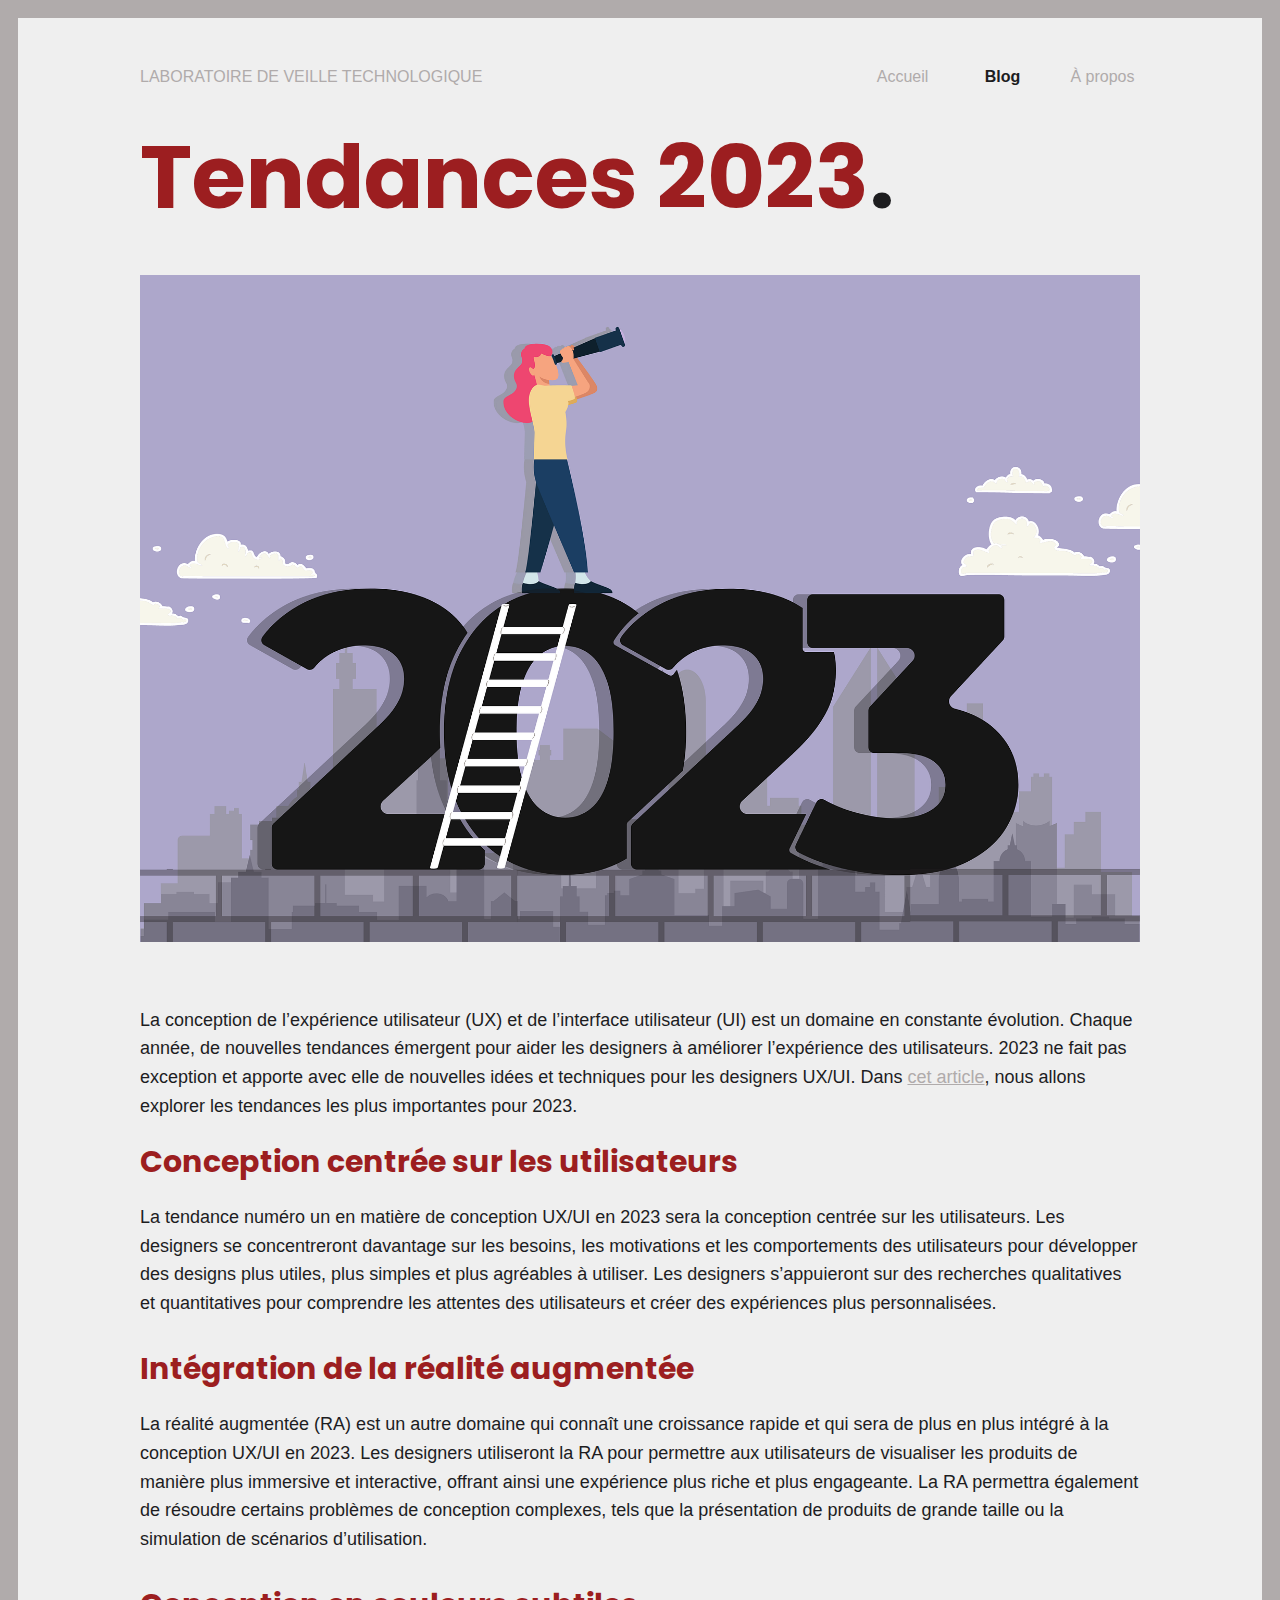
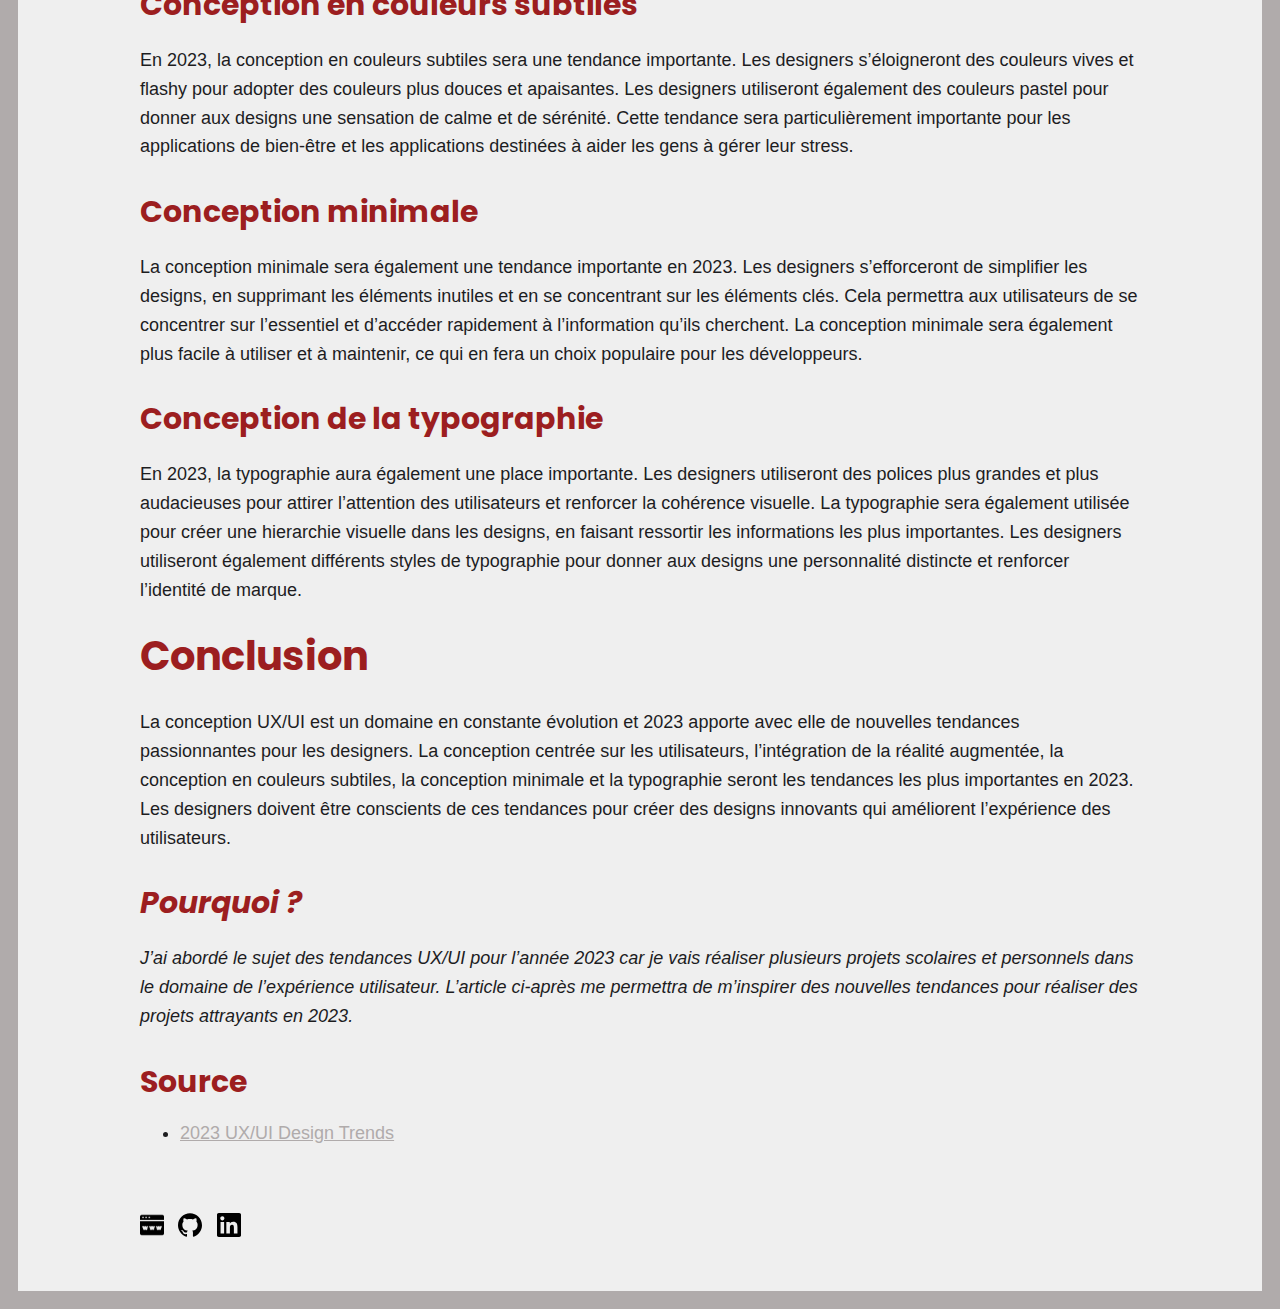
<file: posts/designtrends/index.html>
<!doctype html><html lang=en>
<head>
<meta charset=utf-8>
<meta http-equiv=x-ua-compatible content="ie=edge">
<title>Tendances 2023 - Laboratoire de veille technologique</title>
<meta name=viewport content="width=device-width,initial-scale=1">
<link rel=icon href=https://blog-labveiltech.adrianamota.chfavicon.png>
<link rel=canonical href=https://blog-labveiltech.adrianamota.ch/posts/designtrends/>
<link rel=stylesheet href=/css/style.min.css>
<meta name=description content="La conception UX/UI est un domaine en constante évolution et 2023 apporte avec elle de nouvelles tendances passionnantes pour les designers. La conception centrée sur les utilisateurs, l'intégration de la réalité augmentée, la conception en couleurs subtiles, la conception minimale et la typographie seront les tendances les plus importantes en 2023. Les designers doivent être conscients de ces tendances pour créer des designs innovants qui améliorent l'expérience des utilisateurs.">
<meta property="og:title" content="Tendances 2023">
<meta property="og:type" content="website">
<meta property="og:url" content="https://blog-labveiltech.adrianamota.ch/posts/designtrends/">
<meta property="og:image" content="https://blog-labveiltech.adrianamota.ch/images/articles/Trends/Trends.png">
<meta property="og:description" content="La conception UX/UI est un domaine en constante évolution et 2023 apporte avec elle de nouvelles tendances passionnantes pour les designers. La conception centrée sur les utilisateurs, l'intégration de la réalité augmentée, la conception en couleurs subtiles, la conception minimale et la typographie seront les tendances les plus importantes en 2023. Les designers doivent être conscients de ces tendances pour créer des designs innovants qui améliorent l'expérience des utilisateurs.">
<meta name=twitter:card content="summary">
<meta name=twitter:site content="@zerostaticio">
<meta name=twitter:creator content="@zerostaticio">
<link rel=preconnect href=https://fonts.gstatic.com>
<link href="https://fonts.googleapis.com/css2?family=Poppins:wght@400;700&display=swap" rel=stylesheet>
</head>
<body class="page frame page-blog-single">
<div id=menu-main-mobile class=menu-main-mobile>
<ul class=menu>
<li class=menu-item-accueil>
<a href=https://blog-labveiltech.adrianamota.ch/>Accueil</a>
</li>
<li class=menu-item-blog>
<a href=https://blog-labveiltech.adrianamota.ch/posts/>Blog</a>
</li>
<li class="menu-item-à propos">
<a href=https://blog-labveiltech.adrianamota.ch/about/>À propos</a>
</li>
</ul>
</div>
<div id=wrapper class=wrapper>
<div class=header>
<a class=header-logo href=/>Laboratoire de veille technologique</a>
<div class=menu-main>
<ul>
<li class=menu-item-accueil>
<a href=/>
<span>Accueil</span>
</a>
</li>
<li class="menu-item-blog active">
<a href=/posts/>
<span>Blog</span>
</a>
</li>
<li class="menu-item-à propos">
<a href=/about/>
<span>À propos</span>
</a>
</li>
</ul>
</div>
<div id=toggle-menu-main-mobile class=hamburger-trigger>
<button class=hamburger>Menu</button>
</div>
</div>
<div class=blog>
<div class=intro>
<h1>Tendances 2023<span class=dot>.</span></h1>
<img src=/images/articles/Trends/Trends.png>
</div>
<div class=content>
<p>La conception de l&rsquo;expérience utilisateur (UX) et de l&rsquo;interface utilisateur (UI) est un domaine en constante évolution. Chaque année, de nouvelles tendances émergent pour aider les designers à améliorer l&rsquo;expérience des utilisateurs. 2023 ne fait pas exception et apporte avec elle de nouvelles idées et techniques pour les designers UX/UI. Dans <a href=https://blog.prototypr.io/2023-ux-ui-design-trends-67fdf6b3043d>cet article</a>, nous allons explorer les tendances les plus importantes pour 2023.</p>
<h2 id=conception-centrée-sur-les-utilisateurs>Conception centrée sur les utilisateurs</h2>
<p>La tendance numéro un en matière de conception UX/UI en 2023 sera la conception centrée sur les utilisateurs. Les designers se concentreront davantage sur les besoins, les motivations et les comportements des utilisateurs pour développer des designs plus utiles, plus simples et plus agréables à utiliser. Les designers s&rsquo;appuieront sur des recherches qualitatives et quantitatives pour comprendre les attentes des utilisateurs et créer des expériences plus personnalisées.</p>
<h2 id=intégration-de-la-réalité-augmentée>Intégration de la réalité augmentée</h2>
<p>La réalité augmentée (RA) est un autre domaine qui connaît une croissance rapide et qui sera de plus en plus intégré à la conception UX/UI en 2023. Les designers utiliseront la RA pour permettre aux utilisateurs de visualiser les produits de manière plus immersive et interactive, offrant ainsi une expérience plus riche et plus engageante. La RA permettra également de résoudre certains problèmes de conception complexes, tels que la présentation de produits de grande taille ou la simulation de scénarios d&rsquo;utilisation.</p>
<h2 id=conception-en-couleurs-subtiles>Conception en couleurs subtiles</h2>
<p>En 2023, la conception en couleurs subtiles sera une tendance importante. Les designers s&rsquo;éloigneront des couleurs vives et flashy pour adopter des couleurs plus douces et apaisantes. Les designers utiliseront également des couleurs pastel pour donner aux designs une sensation de calme et de sérénité. Cette tendance sera particulièrement importante pour les applications de bien-être et les applications destinées à aider les gens à gérer leur stress.</p>
<h2 id=conception-minimale>Conception minimale</h2>
<p>La conception minimale sera également une tendance importante en 2023. Les designers s&rsquo;efforceront de simplifier les designs, en supprimant les éléments inutiles et en se concentrant sur les éléments clés. Cela permettra aux utilisateurs de se concentrer sur l&rsquo;essentiel et d&rsquo;accéder rapidement à l&rsquo;information qu&rsquo;ils cherchent. La conception minimale sera également plus facile à utiliser et à maintenir, ce qui en fera un choix populaire pour les développeurs.</p>
<h2 id=conception-de-la-typographie>Conception de la typographie</h2>
<p>En 2023, la typographie aura également une place importante. Les designers utiliseront des polices plus grandes et plus audacieuses pour attirer l&rsquo;attention des utilisateurs et renforcer la cohérence visuelle. La typographie sera également utilisée pour créer une hierarchie visuelle dans les designs, en faisant ressortir les informations les plus importantes. Les designers utiliseront également différents styles de typographie pour donner aux designs une personnalité distincte et renforcer l&rsquo;identité de marque.</p>
<h1 id=conclusion>Conclusion</h1>
<p>La conception UX/UI est un domaine en constante évolution et 2023 apporte avec elle de nouvelles tendances passionnantes pour les designers. La conception centrée sur les utilisateurs, l&rsquo;intégration de la réalité augmentée, la conception en couleurs subtiles, la conception minimale et la typographie seront les tendances les plus importantes en 2023. Les designers doivent être conscients de ces tendances pour créer des designs innovants qui améliorent l&rsquo;expérience des utilisateurs.</p>
<h2 id=pourquoi-><em>Pourquoi ?</em></h2>
<p><em>J&rsquo;ai abordé le sujet des tendances UX/UI pour l&rsquo;année 2023 car je vais réaliser plusieurs projets scolaires et personnels dans le domaine de l&rsquo;expérience utilisateur. L&rsquo;article ci-après me permettra de m&rsquo;inspirer des nouvelles tendances pour réaliser des projets attrayants en 2023.</em></p>
<h2 id=source>Source</h2>
<ul>
<li><a href=https://blog.prototypr.io/2023-ux-ui-design-trends-67fdf6b3043d>2023 UX/UI Design Trends</a></li>
</ul>
</div>
</div>
<div class=footer>
<div class=footer-social>
<span class="social-icon social-icon-portfolio">
<a href=https://adrianamota.ch title=portfolio target=_blank rel=noopener>
<img src=/images/social/browser.png width=24 height=24 alt=portfolio>
</a>
</span>
<span class="social-icon social-icon-github">
<a href=https://github.com/AdriMota title=github target=_blank rel=noopener>
<img src=/images/social/github.svg width=24 height=24 alt=github>
</a>
</span>
<span class="social-icon social-icon-linkedin">
<a href=https://www.linkedin.com/in/adriana-mota/ title=linkedin target=_blank rel=noopener>
<img src=/images/social/linkedin.svg width=24 height=24 alt=linkedin>
</a>
</span>
</div>
</div>
</div>
<script type=text/javascript src=/js/bundle.min.575671c6da23c3563d465f9cfa3d2857fc0239531a2e8ea1fb6812017653b4d7.js></script>
</body>
</html>
</file>
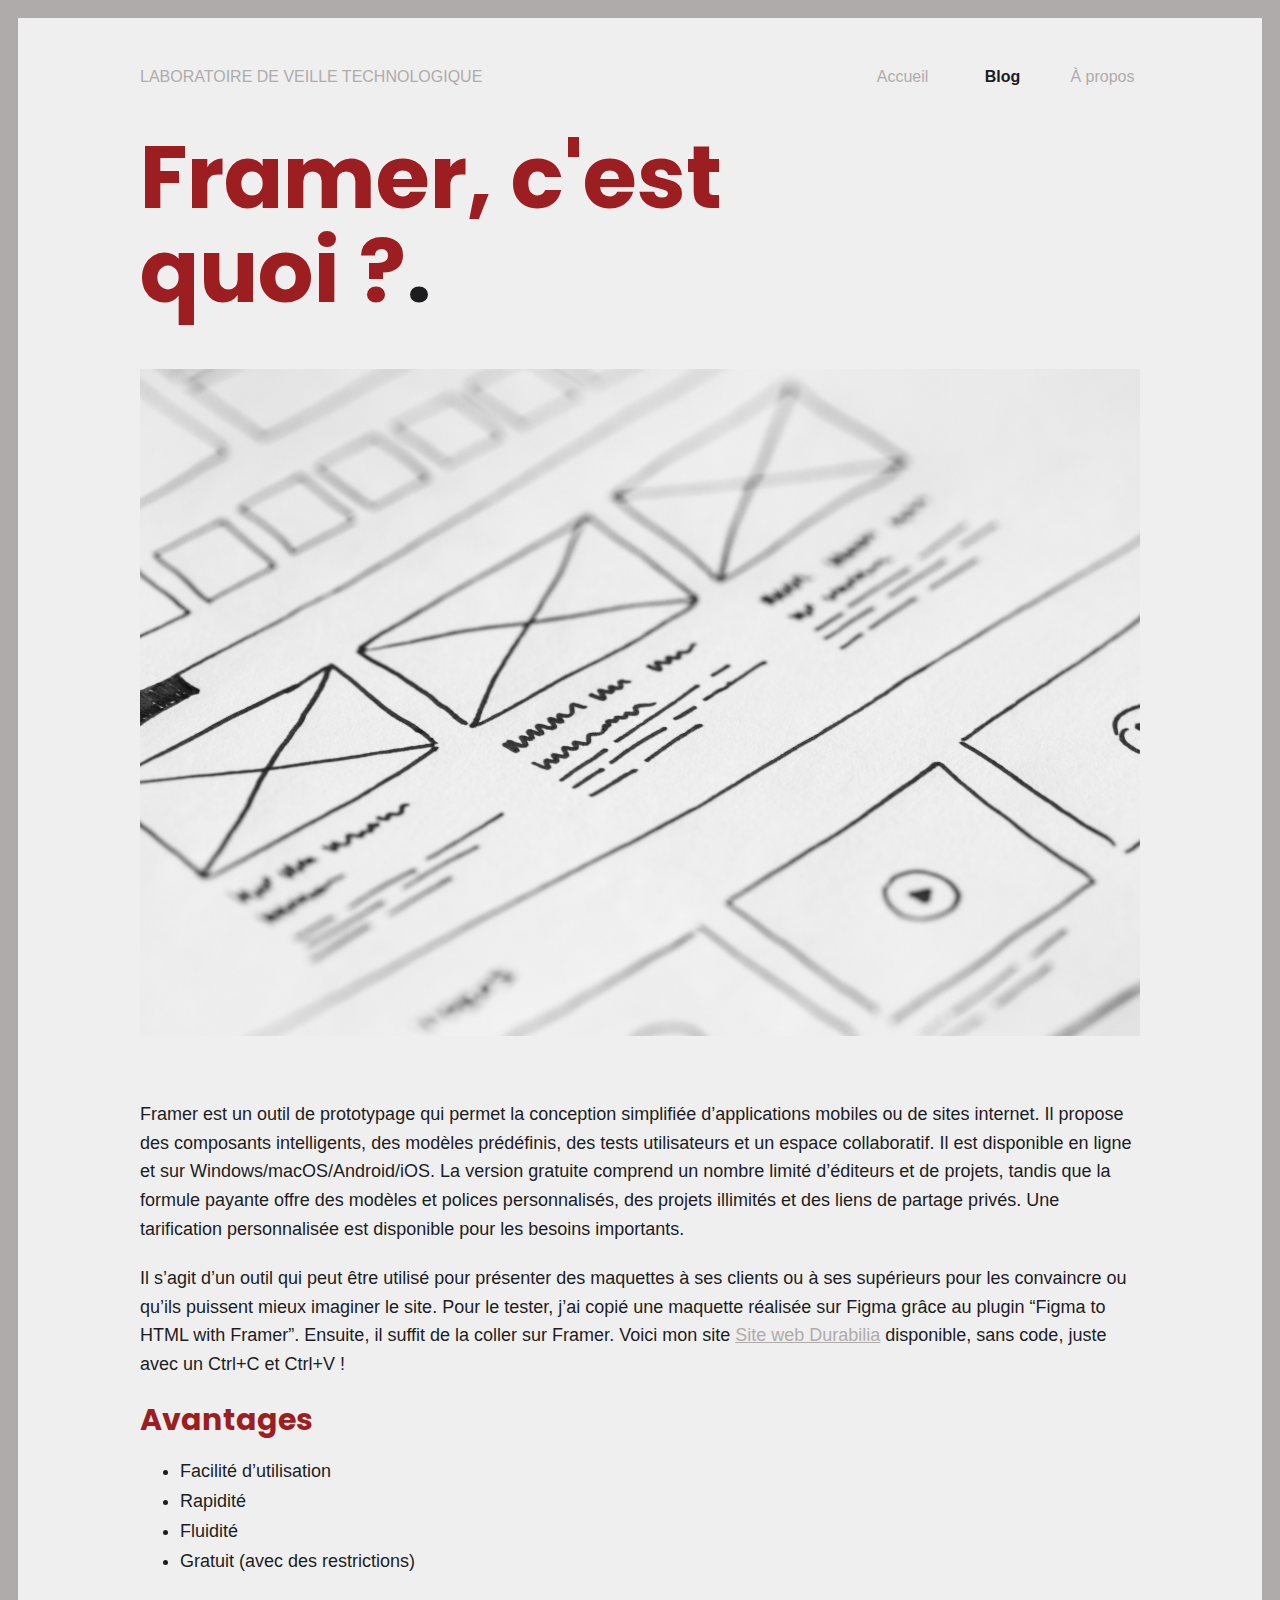
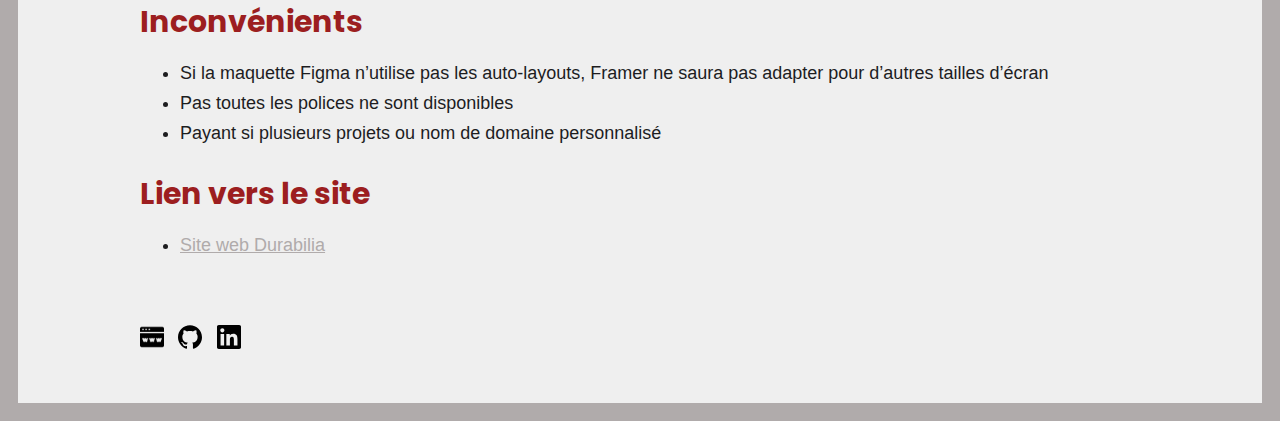
<file: posts/framer/index.html>
<!doctype html><html lang=en>
<head>
<meta charset=utf-8>
<meta http-equiv=x-ua-compatible content="ie=edge">
<title>Framer, c'est quoi ? - Laboratoire de veille technologique</title>
<meta name=viewport content="width=device-width,initial-scale=1">
<link rel=icon href=https://blog-labveiltech.adrianamota.chfavicon.png>
<link rel=canonical href=https://blog-labveiltech.adrianamota.ch/posts/framer/>
<link rel=stylesheet href=/css/style.min.css>
<meta name=description content="Framer est un outil de prototypage qui permet la conception simplifiée d'applications mobiles ou de sites internet. Il propose des composants intelligents, des modèles prédéfinis, des tests utilisateurs et un espace collaboratif. Il est disponible en ligne et sur Windows/macOS/Android/iOS. La version gratuite comprend un nombre limité d'éditeurs et de projets, tandis que la formule payante offre des modèles et polices personnalisés, des projets illimités et des liens de partage privés.">
<meta property="og:title" content="Framer, c'est quoi ?">
<meta property="og:type" content="website">
<meta property="og:url" content="https://blog-labveiltech.adrianamota.ch/posts/framer/">
<meta property="og:image" content="https://blog-labveiltech.adrianamota.ch/images/articles/Framer/Wireframe.jpg">
<meta property="og:description" content="Framer est un outil de prototypage qui permet la conception simplifiée d'applications mobiles ou de sites internet. Il propose des composants intelligents, des modèles prédéfinis, des tests utilisateurs et un espace collaboratif. Il est disponible en ligne et sur Windows/macOS/Android/iOS. La version gratuite comprend un nombre limité d'éditeurs et de projets, tandis que la formule payante offre des modèles et polices personnalisés, des projets illimités et des liens de partage privés.">
<meta name=twitter:card content="summary">
<meta name=twitter:site content="@zerostaticio">
<meta name=twitter:creator content="@zerostaticio">
<link rel=preconnect href=https://fonts.gstatic.com>
<link href="https://fonts.googleapis.com/css2?family=Poppins:wght@400;700&display=swap" rel=stylesheet>
</head>
<body class="page frame page-blog-single">
<div id=menu-main-mobile class=menu-main-mobile>
<ul class=menu>
<li class=menu-item-accueil>
<a href=https://blog-labveiltech.adrianamota.ch/>Accueil</a>
</li>
<li class=menu-item-blog>
<a href=https://blog-labveiltech.adrianamota.ch/posts/>Blog</a>
</li>
<li class="menu-item-à propos">
<a href=https://blog-labveiltech.adrianamota.ch/about/>À propos</a>
</li>
</ul>
</div>
<div id=wrapper class=wrapper>
<div class=header>
<a class=header-logo href=/>Laboratoire de veille technologique</a>
<div class=menu-main>
<ul>
<li class=menu-item-accueil>
<a href=/>
<span>Accueil</span>
</a>
</li>
<li class="menu-item-blog active">
<a href=/posts/>
<span>Blog</span>
</a>
</li>
<li class="menu-item-à propos">
<a href=/about/>
<span>À propos</span>
</a>
</li>
</ul>
</div>
<div id=toggle-menu-main-mobile class=hamburger-trigger>
<button class=hamburger>Menu</button>
</div>
</div>
<div class=blog>
<div class=intro>
<h1>Framer, c'est quoi ?<span class=dot>.</span></h1>
<img src=/images/articles/Framer/Wireframe.jpg>
</div>
<div class=content>
<p>Framer est un outil de prototypage qui permet la conception simplifiée d&rsquo;applications mobiles ou de sites internet. Il propose des composants intelligents, des modèles prédéfinis, des tests utilisateurs et un espace collaboratif. Il est disponible en ligne et sur Windows/macOS/Android/iOS. La version gratuite comprend un nombre limité d&rsquo;éditeurs et de projets, tandis que la formule payante offre des modèles et polices personnalisés, des projets illimités et des liens de partage privés. Une tarification personnalisée est disponible pour les besoins importants.</p>
<p>Il s&rsquo;agit d&rsquo;un outil qui peut être utilisé pour présenter des maquettes à ses clients ou à ses supérieurs pour les convaincre ou qu&rsquo;ils puissent mieux imaginer le site. Pour le tester, j&rsquo;ai copié une maquette réalisée sur Figma grâce au plugin &ldquo;Figma to HTML with Framer&rdquo;. Ensuite, il suffit de la coller sur Framer. Voici mon site <a href=https://durabilia.framer.website>Site web Durabilia</a> disponible, sans code, juste avec un Ctrl+C et Ctrl+V !</p>
<h2 id=avantages>Avantages</h2>
<ul>
<li>Facilité d&rsquo;utilisation</li>
<li>Rapidité</li>
<li>Fluidité</li>
<li>Gratuit (avec des restrictions)</li>
</ul>
<h2 id=inconvénients>Inconvénients</h2>
<ul>
<li>Si la maquette Figma n&rsquo;utilise pas les auto-layouts, Framer ne saura pas adapter pour d&rsquo;autres tailles d&rsquo;écran</li>
<li>Pas toutes les polices ne sont disponibles</li>
<li>Payant si plusieurs projets ou nom de domaine personnalisé</li>
</ul>
<h2 id=lien-vers-le-site>Lien vers le site</h2>
<ul>
<li><a href=https://durabilia.framer.website>Site web Durabilia</a></li>
</ul>
</div>
</div>
<div class=footer>
<div class=footer-social>
<span class="social-icon social-icon-portfolio">
<a href=https://adrianamota.ch title=portfolio target=_blank rel=noopener>
<img src=/images/social/browser.png width=24 height=24 alt=portfolio>
</a>
</span>
<span class="social-icon social-icon-github">
<a href=https://github.com/AdriMota title=github target=_blank rel=noopener>
<img src=/images/social/github.svg width=24 height=24 alt=github>
</a>
</span>
<span class="social-icon social-icon-linkedin">
<a href=https://www.linkedin.com/in/adriana-mota/ title=linkedin target=_blank rel=noopener>
<img src=/images/social/linkedin.svg width=24 height=24 alt=linkedin>
</a>
</span>
</div>
</div>
</div>
<script type=text/javascript src=/js/bundle.min.575671c6da23c3563d465f9cfa3d2857fc0239531a2e8ea1fb6812017653b4d7.js></script>
</body>
</html>
</file>
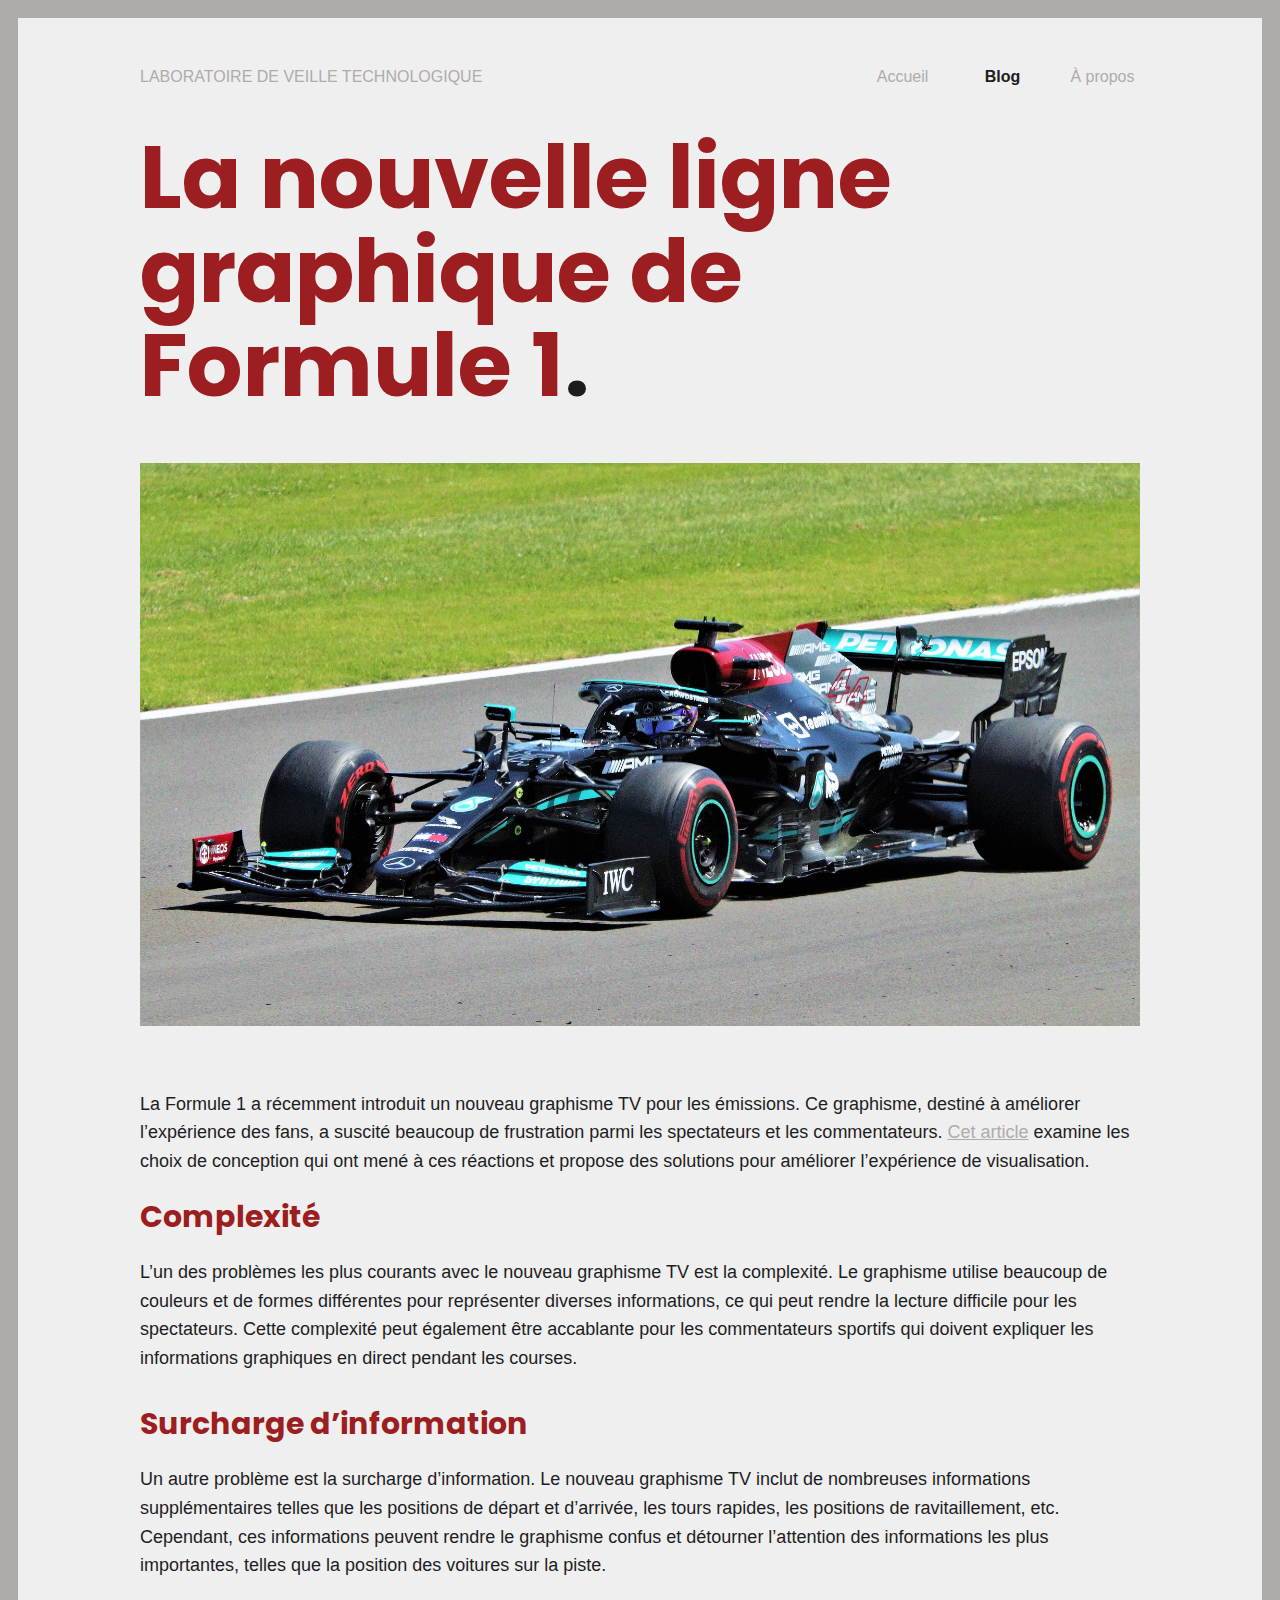
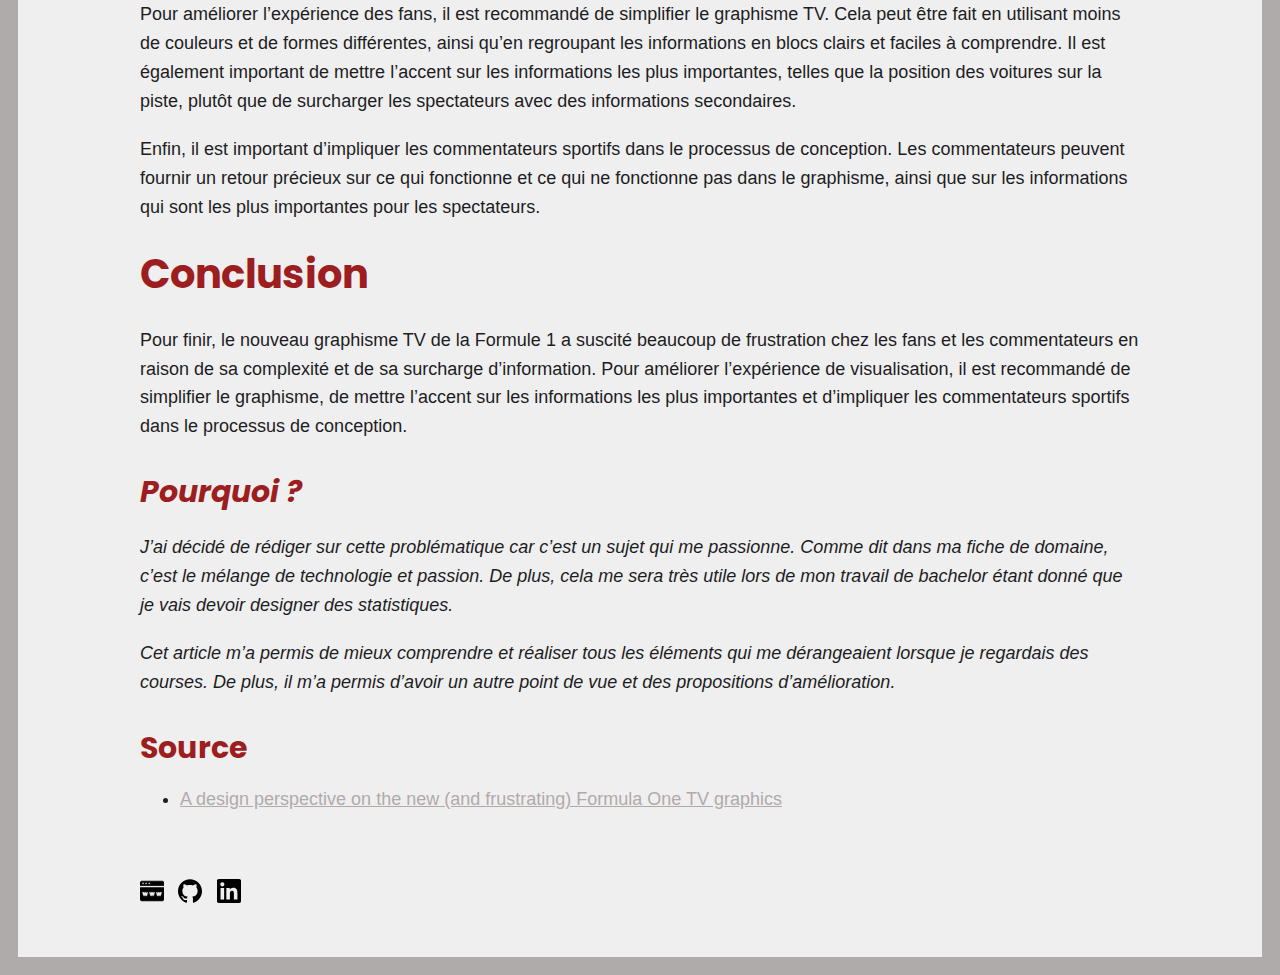
<file: posts/graphiquesf1/index.html>
<!doctype html><html lang=en>
<head>
<meta charset=utf-8>
<meta http-equiv=x-ua-compatible content="ie=edge">
<title>La nouvelle ligne graphique de Formule 1 - Laboratoire de veille technologique</title>
<meta name=viewport content="width=device-width,initial-scale=1">
<link rel=icon href=https://blog-labveiltech.adrianamota.chfavicon.png>
<link rel=canonical href=https://blog-labveiltech.adrianamota.ch/posts/graphiquesf1/>
<link rel=stylesheet href=/css/style.min.css>
<meta name=description content="Le nouveau graphisme TV de la Formule 1 a suscité beaucoup de frustration chez les fans et les commentateurs en raison de sa complexité et de sa surcharge d'information. Pour améliorer l'expérience de visualisation, il est recommandé de simplifier le graphisme, de mettre l'accent sur les informations les plus importantes et d'impliquer les commentateurs sportifs dans le processus de conception.">
<meta property="og:title" content="La nouvelle ligne graphique de Formule 1">
<meta property="og:type" content="website">
<meta property="og:url" content="https://blog-labveiltech.adrianamota.ch/posts/graphiquesf1/">
<meta property="og:image" content="https://blog-labveiltech.adrianamota.ch/images/articles/Formule1/Illustration-Formula1.jpg">
<meta property="og:description" content="Le nouveau graphisme TV de la Formule 1 a suscité beaucoup de frustration chez les fans et les commentateurs en raison de sa complexité et de sa surcharge d'information. Pour améliorer l'expérience de visualisation, il est recommandé de simplifier le graphisme, de mettre l'accent sur les informations les plus importantes et d'impliquer les commentateurs sportifs dans le processus de conception.">
<meta name=twitter:card content="summary">
<meta name=twitter:site content="@zerostaticio">
<meta name=twitter:creator content="@zerostaticio">
<link rel=preconnect href=https://fonts.gstatic.com>
<link href="https://fonts.googleapis.com/css2?family=Poppins:wght@400;700&display=swap" rel=stylesheet>
</head>
<body class="page frame page-blog-single">
<div id=menu-main-mobile class=menu-main-mobile>
<ul class=menu>
<li class=menu-item-accueil>
<a href=https://blog-labveiltech.adrianamota.ch/>Accueil</a>
</li>
<li class=menu-item-blog>
<a href=https://blog-labveiltech.adrianamota.ch/posts/>Blog</a>
</li>
<li class="menu-item-à propos">
<a href=https://blog-labveiltech.adrianamota.ch/about/>À propos</a>
</li>
</ul>
</div>
<div id=wrapper class=wrapper>
<div class=header>
<a class=header-logo href=/>Laboratoire de veille technologique</a>
<div class=menu-main>
<ul>
<li class=menu-item-accueil>
<a href=/>
<span>Accueil</span>
</a>
</li>
<li class="menu-item-blog active">
<a href=/posts/>
<span>Blog</span>
</a>
</li>
<li class="menu-item-à propos">
<a href=/about/>
<span>À propos</span>
</a>
</li>
</ul>
</div>
<div id=toggle-menu-main-mobile class=hamburger-trigger>
<button class=hamburger>Menu</button>
</div>
</div>
<div class=blog>
<div class=intro>
<h1>La nouvelle ligne graphique de Formule 1<span class=dot>.</span></h1>
<img src=/images/articles/Formule1/Illustration-Formula1.jpg>
</div>
<div class=content>
<p>La Formule 1 a récemment introduit un nouveau graphisme TV pour les émissions. Ce graphisme, destiné à améliorer l&rsquo;expérience des fans, a suscité beaucoup de frustration parmi les spectateurs et les commentateurs. <a href=https://uxdesign.cc/a-design-perspective-on-the-new-and-frustrating-formula-one-tv-graphics-ec0a35c3a761>Cet article</a> examine les choix de conception qui ont mené à ces réactions et propose des solutions pour améliorer l&rsquo;expérience de visualisation.</p>
<h2 id=complexité>Complexité</h2>
<p>L&rsquo;un des problèmes les plus courants avec le nouveau graphisme TV est la complexité. Le graphisme utilise beaucoup de couleurs et de formes différentes pour représenter diverses informations, ce qui peut rendre la lecture difficile pour les spectateurs. Cette complexité peut également être accablante pour les commentateurs sportifs qui doivent expliquer les informations graphiques en direct pendant les courses.</p>
<h2 id=surcharge-dinformation>Surcharge d&rsquo;information</h2>
<p>Un autre problème est la surcharge d&rsquo;information. Le nouveau graphisme TV inclut de nombreuses informations supplémentaires telles que les positions de départ et d&rsquo;arrivée, les tours rapides, les positions de ravitaillement, etc. Cependant, ces informations peuvent rendre le graphisme confus et détourner l&rsquo;attention des informations les plus importantes, telles que la position des voitures sur la piste.</p>
<p>Pour améliorer l&rsquo;expérience des fans, il est recommandé de simplifier le graphisme TV. Cela peut être fait en utilisant moins de couleurs et de formes différentes, ainsi qu&rsquo;en regroupant les informations en blocs clairs et faciles à comprendre. Il est également important de mettre l&rsquo;accent sur les informations les plus importantes, telles que la position des voitures sur la piste, plutôt que de surcharger les spectateurs avec des informations secondaires.</p>
<p>Enfin, il est important d&rsquo;impliquer les commentateurs sportifs dans le processus de conception. Les commentateurs peuvent fournir un retour précieux sur ce qui fonctionne et ce qui ne fonctionne pas dans le graphisme, ainsi que sur les informations qui sont les plus importantes pour les spectateurs.</p>
<h1 id=conclusion>Conclusion</h1>
<p>Pour finir, le nouveau graphisme TV de la Formule 1 a suscité beaucoup de frustration chez les fans et les commentateurs en raison de sa complexité et de sa surcharge d&rsquo;information. Pour améliorer l&rsquo;expérience de visualisation, il est recommandé de simplifier le graphisme, de mettre l&rsquo;accent sur les informations les plus importantes et d&rsquo;impliquer les commentateurs sportifs dans le processus de conception.</p>
<h2 id=pourquoi-><em>Pourquoi ?</em></h2>
<p><em>J&rsquo;ai décidé de rédiger sur cette problématique car c&rsquo;est un sujet qui me passionne. Comme dit dans ma fiche de domaine, c&rsquo;est le mélange de technologie et passion. De plus, cela me sera très utile lors de mon travail de bachelor étant donné que je vais devoir designer des statistiques.</em></p>
<p><em>Cet article m&rsquo;a permis de mieux comprendre et réaliser tous les éléments qui me dérangeaient lorsque je regardais des courses. De plus, il m&rsquo;a permis d&rsquo;avoir un autre point de vue et des propositions d&rsquo;amélioration.</em></p>
<h2 id=source>Source</h2>
<ul>
<li><a href=https://uxdesign.cc/a-design-perspective-on-the-new-and-frustrating-formula-one-tv-graphics-ec0a35c3a761>A design perspective on the new (and frustrating) Formula One TV graphics</a></li>
</ul>
</div>
</div>
<div class=footer>
<div class=footer-social>
<span class="social-icon social-icon-portfolio">
<a href=https://adrianamota.ch title=portfolio target=_blank rel=noopener>
<img src=/images/social/browser.png width=24 height=24 alt=portfolio>
</a>
</span>
<span class="social-icon social-icon-github">
<a href=https://github.com/AdriMota title=github target=_blank rel=noopener>
<img src=/images/social/github.svg width=24 height=24 alt=github>
</a>
</span>
<span class="social-icon social-icon-linkedin">
<a href=https://www.linkedin.com/in/adriana-mota/ title=linkedin target=_blank rel=noopener>
<img src=/images/social/linkedin.svg width=24 height=24 alt=linkedin>
</a>
</span>
</div>
</div>
</div>
<script type=text/javascript src=/js/bundle.min.575671c6da23c3563d465f9cfa3d2857fc0239531a2e8ea1fb6812017653b4d7.js></script>
</body>
</html>
</file>
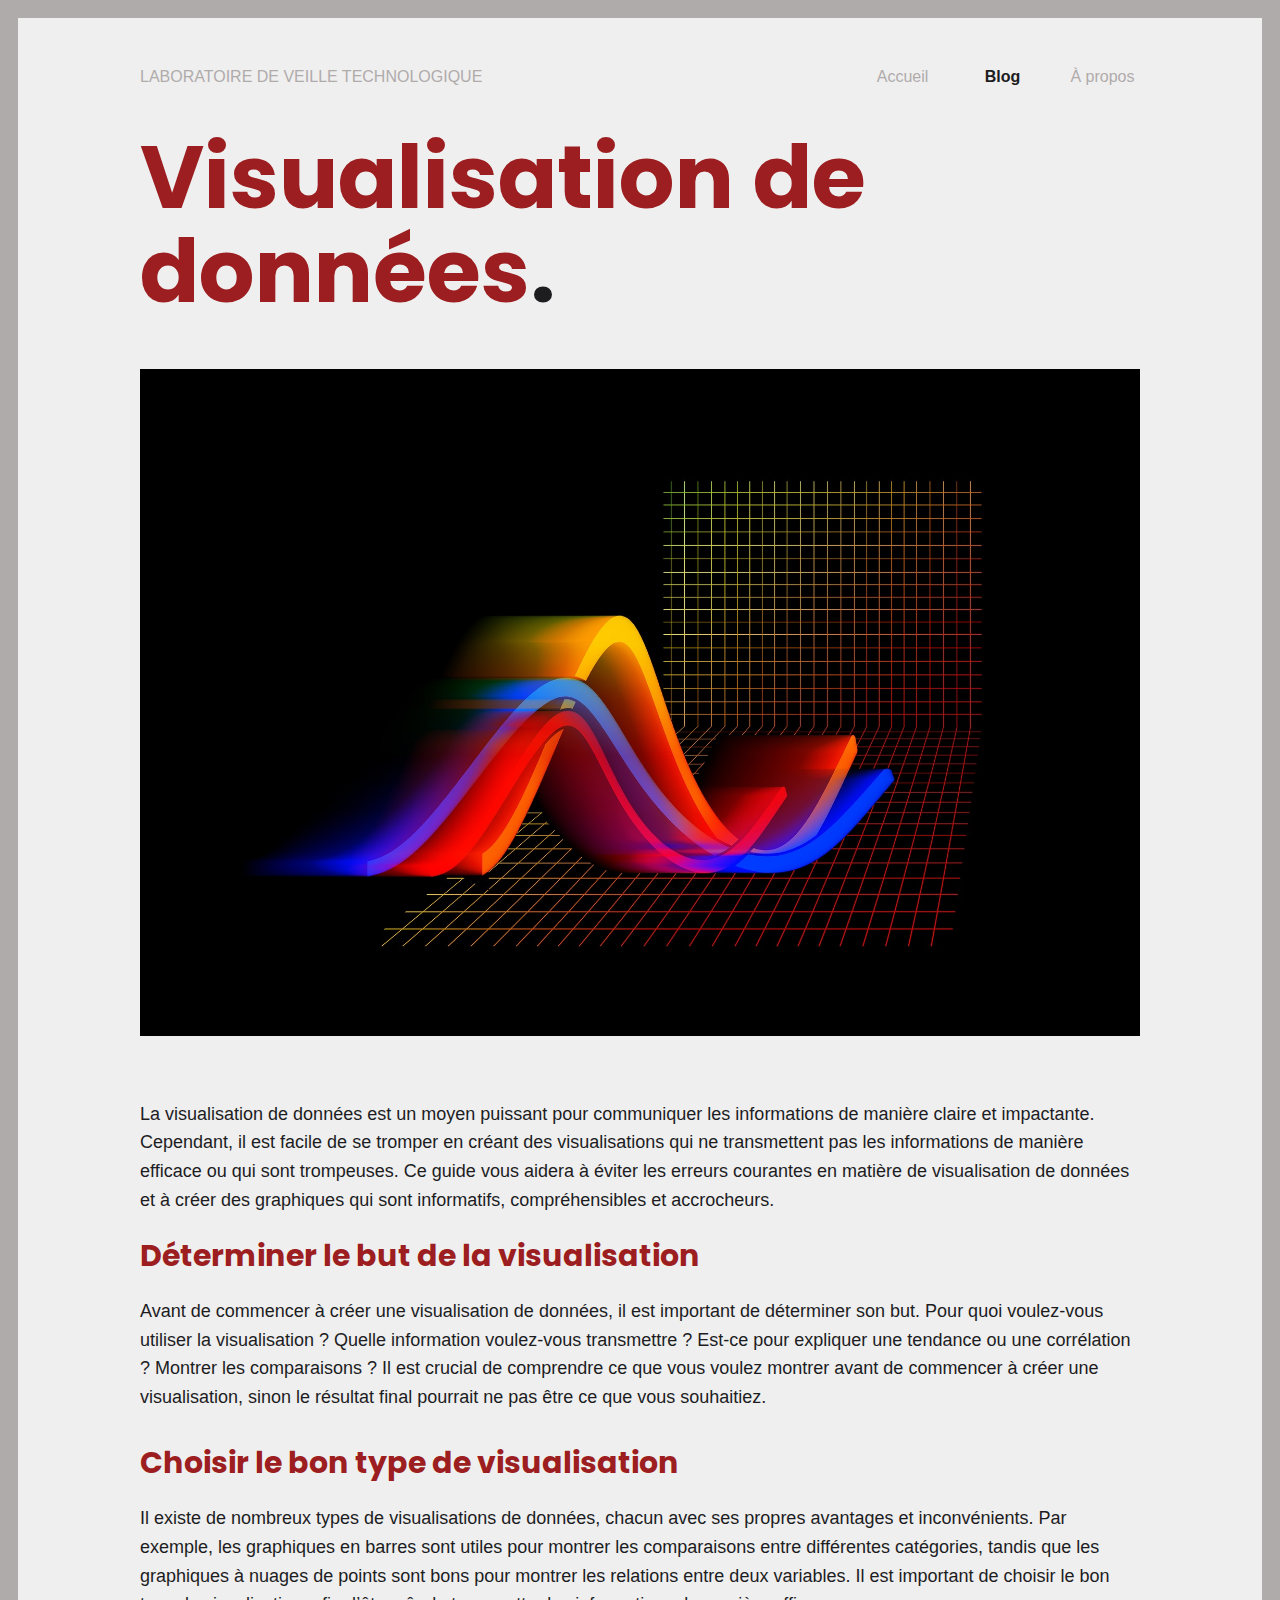
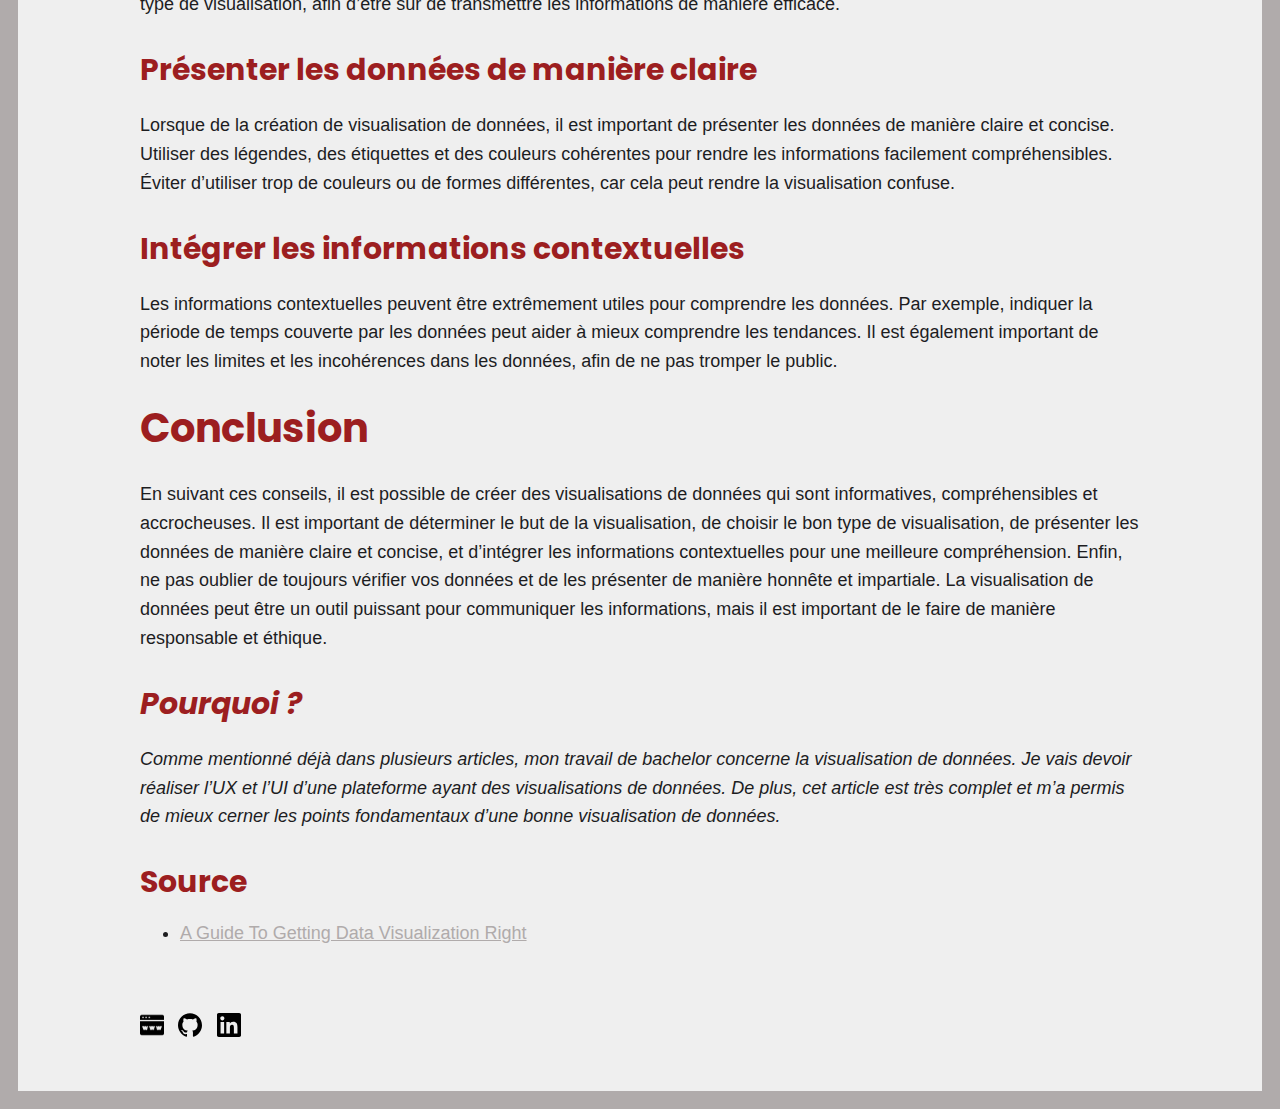
<file: posts/visualisationdonnees/index.html>
<!doctype html><html lang=en>
<head>
<meta charset=utf-8>
<meta http-equiv=x-ua-compatible content="ie=edge">
<title>Visualisation de données - Laboratoire de veille technologique</title>
<meta name=viewport content="width=device-width,initial-scale=1">
<link rel=icon href=https://blog-labveiltech.adrianamota.chfavicon.png>
<link rel=canonical href=https://blog-labveiltech.adrianamota.ch/posts/visualisationdonnees/>
<link rel=stylesheet href=/css/style.min.css>
<meta name=description content="En suivant ces conseils, il est possible de créer des visualisations de données qui sont informatives, compréhensibles et accrocheuses. Il est important de déterminer le but de la visualisation, de choisir le bon type de visualisation, de présenter les données de manière claire et concise, et d'intégrer les informations contextuelles pour une meilleure compréhension. Enfin, ne pas oublier de toujours vérifier vos données et de les présenter de manière honnête et impartiale. La visualisation de données peut être un outil puissant pour communiquer les informations, mais il est important de le faire de manière responsable et éthique.">
<meta property="og:title" content="Visualisation de données">
<meta property="og:type" content="website">
<meta property="og:url" content="https://blog-labveiltech.adrianamota.ch/posts/visualisationdonnees/">
<meta property="og:image" content="https://blog-labveiltech.adrianamota.ch/images/articles/DataViz/Data-visualization.jpg">
<meta property="og:description" content="En suivant ces conseils, il est possible de créer des visualisations de données qui sont informatives, compréhensibles et accrocheuses. Il est important de déterminer le but de la visualisation, de choisir le bon type de visualisation, de présenter les données de manière claire et concise, et d'intégrer les informations contextuelles pour une meilleure compréhension. Enfin, ne pas oublier de toujours vérifier vos données et de les présenter de manière honnête et impartiale. La visualisation de données peut être un outil puissant pour communiquer les informations, mais il est important de le faire de manière responsable et éthique.">
<meta name=twitter:card content="summary">
<meta name=twitter:site content="@zerostaticio">
<meta name=twitter:creator content="@zerostaticio">
<link rel=preconnect href=https://fonts.gstatic.com>
<link href="https://fonts.googleapis.com/css2?family=Poppins:wght@400;700&display=swap" rel=stylesheet>
</head>
<body class="page frame page-blog-single">
<div id=menu-main-mobile class=menu-main-mobile>
<ul class=menu>
<li class=menu-item-accueil>
<a href=https://blog-labveiltech.adrianamota.ch/>Accueil</a>
</li>
<li class=menu-item-blog>
<a href=https://blog-labveiltech.adrianamota.ch/posts/>Blog</a>
</li>
<li class="menu-item-à propos">
<a href=https://blog-labveiltech.adrianamota.ch/about/>À propos</a>
</li>
</ul>
</div>
<div id=wrapper class=wrapper>
<div class=header>
<a class=header-logo href=/>Laboratoire de veille technologique</a>
<div class=menu-main>
<ul>
<li class=menu-item-accueil>
<a href=/>
<span>Accueil</span>
</a>
</li>
<li class="menu-item-blog active">
<a href=/posts/>
<span>Blog</span>
</a>
</li>
<li class="menu-item-à propos">
<a href=/about/>
<span>À propos</span>
</a>
</li>
</ul>
</div>
<div id=toggle-menu-main-mobile class=hamburger-trigger>
<button class=hamburger>Menu</button>
</div>
</div>
<div class=blog>
<div class=intro>
<h1>Visualisation de données<span class=dot>.</span></h1>
<img src=/images/articles/DataViz/Data-visualization.jpg>
</div>
<div class=content>
<p>La visualisation de données est un moyen puissant pour communiquer les informations de manière claire et impactante. Cependant, il est facile de se tromper en créant des visualisations qui ne transmettent pas les informations de manière efficace ou qui sont trompeuses. Ce guide vous aidera à éviter les erreurs courantes en matière de visualisation de données et à créer des graphiques qui sont informatifs, compréhensibles et accrocheurs.</p>
<h2 id=déterminer-le-but-de-la-visualisation>Déterminer le but de la visualisation</h2>
<p>Avant de commencer à créer une visualisation de données, il est important de déterminer son but. Pour quoi voulez-vous utiliser la visualisation ? Quelle information voulez-vous transmettre ? Est-ce pour expliquer une tendance ou une corrélation ? Montrer les comparaisons ? Il est crucial de comprendre ce que vous voulez montrer avant de commencer à créer une visualisation, sinon le résultat final pourrait ne pas être ce que vous souhaitiez.</p>
<h2 id=choisir-le-bon-type-de-visualisation>Choisir le bon type de visualisation</h2>
<p>Il existe de nombreux types de visualisations de données, chacun avec ses propres avantages et inconvénients. Par exemple, les graphiques en barres sont utiles pour montrer les comparaisons entre différentes catégories, tandis que les graphiques à nuages de points sont bons pour montrer les relations entre deux variables. Il est important de choisir le bon type de visualisation, afin d&rsquo;être sûr de transmettre les informations de manière efficace.</p>
<h2 id=présenter-les-données-de-manière-claire>Présenter les données de manière claire</h2>
<p>Lorsque de la création de visualisation de données, il est important de présenter les données de manière claire et concise. Utiliser des légendes, des étiquettes et des couleurs cohérentes pour rendre les informations facilement compréhensibles. Éviter d&rsquo;utiliser trop de couleurs ou de formes différentes, car cela peut rendre la visualisation confuse.</p>
<h2 id=intégrer-les-informations-contextuelles>Intégrer les informations contextuelles</h2>
<p>Les informations contextuelles peuvent être extrêmement utiles pour comprendre les données. Par exemple, indiquer la période de temps couverte par les données peut aider à mieux comprendre les tendances. Il est également important de noter les limites et les incohérences dans les données, afin de ne pas tromper le public.</p>
<h1 id=conclusion>Conclusion</h1>
<p>En suivant ces conseils, il est possible de créer des visualisations de données qui sont informatives, compréhensibles et accrocheuses. Il est important de déterminer le but de la visualisation, de choisir le bon type de visualisation, de présenter les données de manière claire et concise, et d&rsquo;intégrer les informations contextuelles pour une meilleure compréhension. Enfin, ne pas oublier de toujours vérifier vos données et de les présenter de manière honnête et impartiale. La visualisation de données peut être un outil puissant pour communiquer les informations, mais il est important de le faire de manière responsable et éthique.</p>
<h2 id=pourquoi-><em>Pourquoi ?</em></h2>
<p><em>Comme mentionné déjà dans plusieurs articles, mon travail de bachelor concerne la visualisation de données. Je vais devoir réaliser l&rsquo;UX et l&rsquo;UI d&rsquo;une plateforme ayant des visualisations de données. De plus, cet article est très complet et m&rsquo;a permis de mieux cerner les points fondamentaux d&rsquo;une bonne visualisation de données.</em></p>
<h2 id=source>Source</h2>
<ul>
<li><a href=https://www.smashingmagazine.com/2023/01/guide-getting-data-visualization-right/>A Guide To Getting Data Visualization Right</a></li>
</ul>
</div>
</div>
<div class=footer>
<div class=footer-social>
<span class="social-icon social-icon-portfolio">
<a href=https://adrianamota.ch title=portfolio target=_blank rel=noopener>
<img src=/images/social/browser.png width=24 height=24 alt=portfolio>
</a>
</span>
<span class="social-icon social-icon-github">
<a href=https://github.com/AdriMota title=github target=_blank rel=noopener>
<img src=/images/social/github.svg width=24 height=24 alt=github>
</a>
</span>
<span class="social-icon social-icon-linkedin">
<a href=https://www.linkedin.com/in/adriana-mota/ title=linkedin target=_blank rel=noopener>
<img src=/images/social/linkedin.svg width=24 height=24 alt=linkedin>
</a>
</span>
</div>
</div>
</div>
<script type=text/javascript src=/js/bundle.min.575671c6da23c3563d465f9cfa3d2857fc0239531a2e8ea1fb6812017653b4d7.js></script>
</body>
</html>
</file>
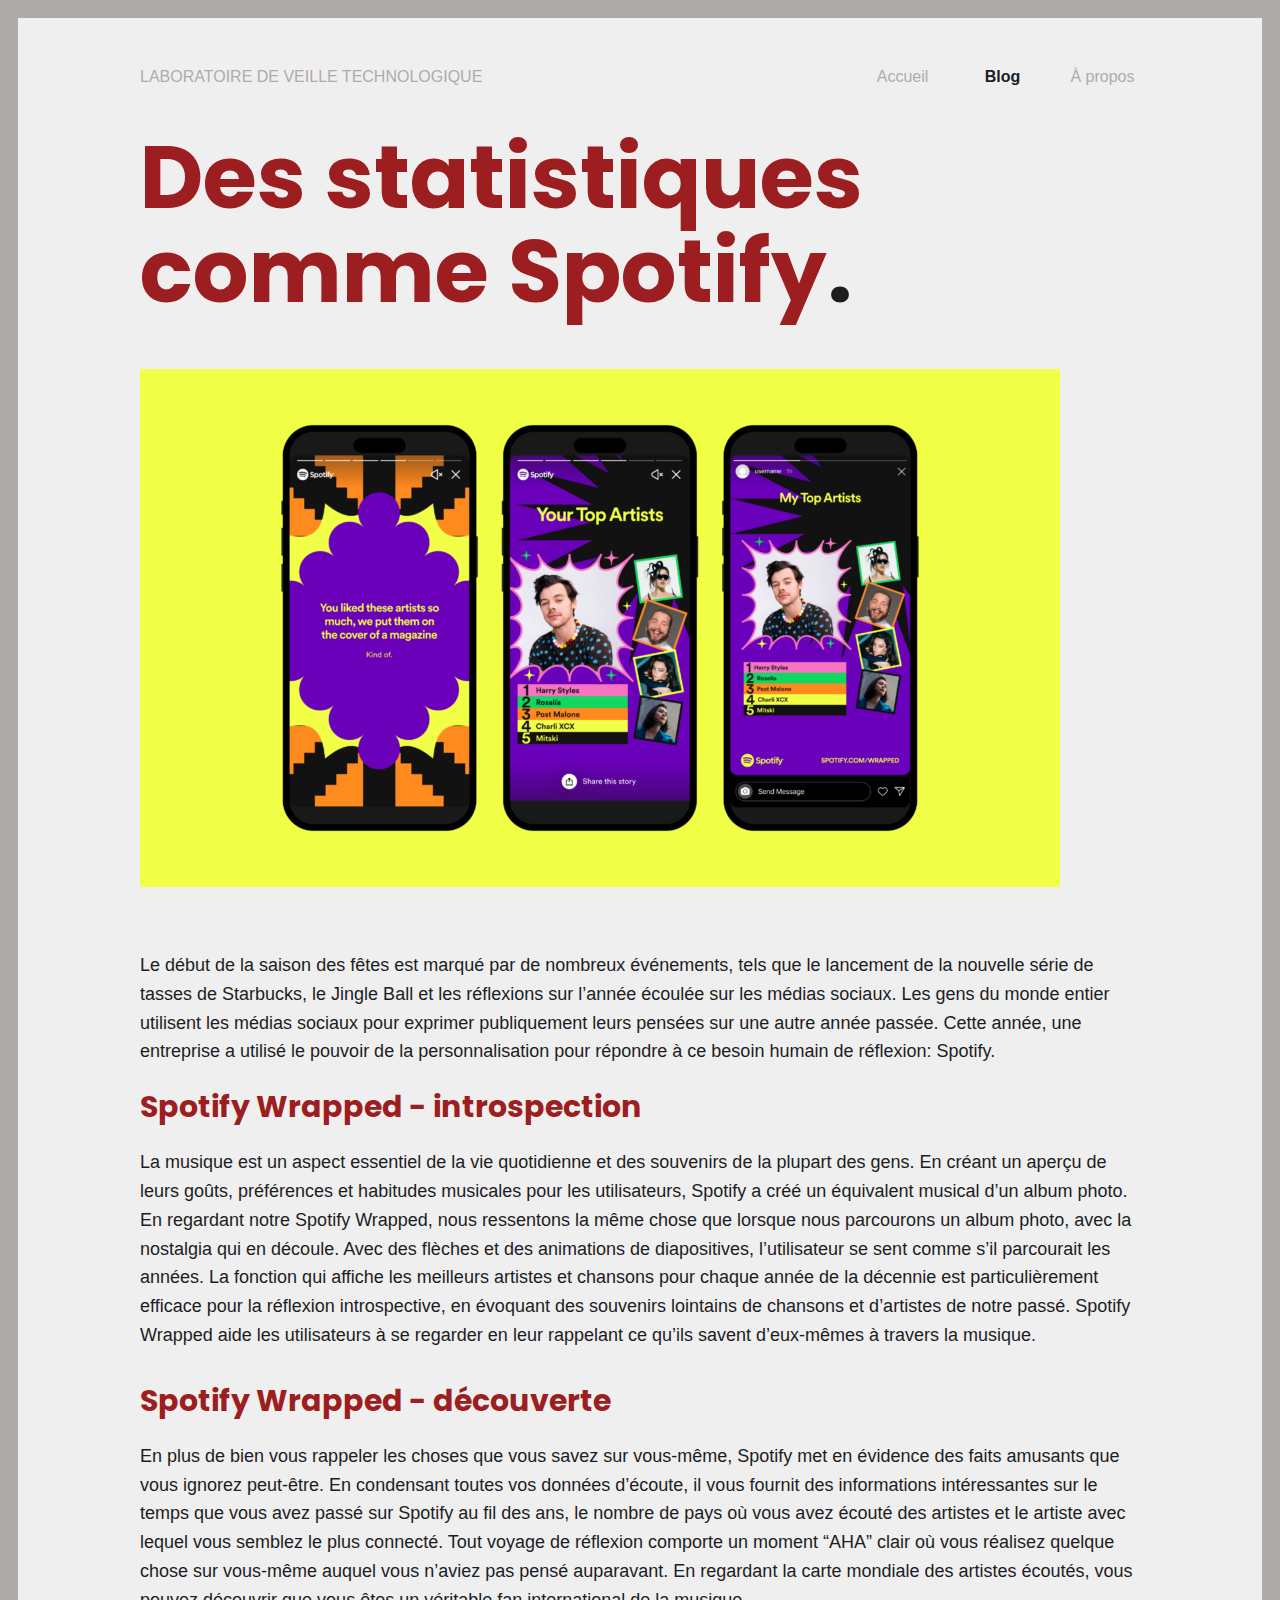
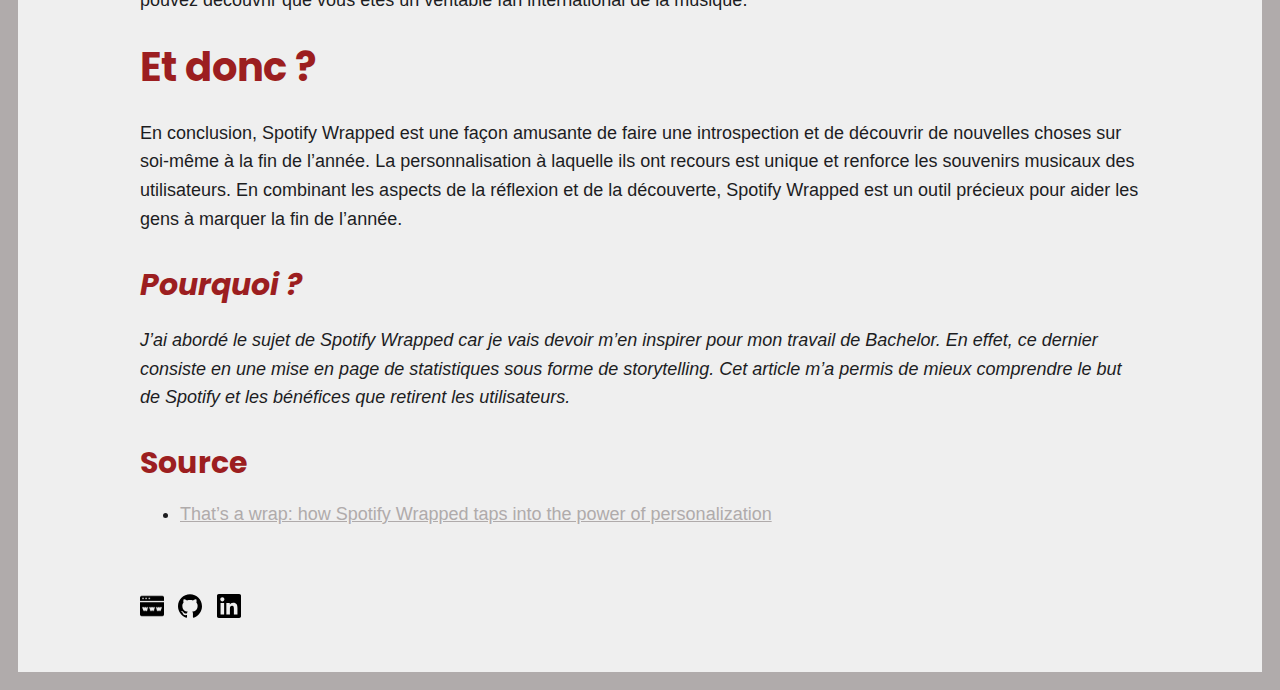
<file: posts/wrap/index.html>
<!doctype html><html lang=en>
<head>
<meta charset=utf-8>
<meta http-equiv=x-ua-compatible content="ie=edge">
<title>Des statistiques comme Spotify - Laboratoire de veille technologique</title>
<meta name=viewport content="width=device-width,initial-scale=1">
<link rel=icon href=https://blog-labveiltech.adrianamota.chfavicon.png>
<link rel=canonical href=https://blog-labveiltech.adrianamota.ch/posts/wrap/>
<link rel=stylesheet href=/css/style.min.css>
<meta name=description content="Spotify Wrapped est une façon amusante de faire une introspection et de découvrir de nouvelles choses sur soi-même à la fin de l'année. La personnalisation à laquelle ils ont recours est unique et renforce les souvenirs musicaux des utilisateurs. En combinant les aspects de la réflexion et de la découverte, Spotify Wrapped est un outil précieux pour aider les gens à marquer la fin de l'année.">
<meta property="og:title" content="Des statistiques comme Spotify">
<meta property="og:type" content="website">
<meta property="og:url" content="https://blog-labveiltech.adrianamota.ch/posts/wrap/">
<meta property="og:image" content="https://blog-labveiltech.adrianamota.ch/images/articles/Spotify/Spotify-Wrapped-2022.png.webp">
<meta property="og:description" content="Spotify Wrapped est une façon amusante de faire une introspection et de découvrir de nouvelles choses sur soi-même à la fin de l'année. La personnalisation à laquelle ils ont recours est unique et renforce les souvenirs musicaux des utilisateurs. En combinant les aspects de la réflexion et de la découverte, Spotify Wrapped est un outil précieux pour aider les gens à marquer la fin de l'année.">
<meta name=twitter:card content="summary">
<meta name=twitter:site content="@zerostaticio">
<meta name=twitter:creator content="@zerostaticio">
<link rel=preconnect href=https://fonts.gstatic.com>
<link href="https://fonts.googleapis.com/css2?family=Poppins:wght@400;700&display=swap" rel=stylesheet>
</head>
<body class="page frame page-blog-single">
<div id=menu-main-mobile class=menu-main-mobile>
<ul class=menu>
<li class=menu-item-accueil>
<a href=https://blog-labveiltech.adrianamota.ch/>Accueil</a>
</li>
<li class=menu-item-blog>
<a href=https://blog-labveiltech.adrianamota.ch/posts/>Blog</a>
</li>
<li class="menu-item-à propos">
<a href=https://blog-labveiltech.adrianamota.ch/about/>À propos</a>
</li>
</ul>
</div>
<div id=wrapper class=wrapper>
<div class=header>
<a class=header-logo href=/>Laboratoire de veille technologique</a>
<div class=menu-main>
<ul>
<li class=menu-item-accueil>
<a href=/>
<span>Accueil</span>
</a>
</li>
<li class="menu-item-blog active">
<a href=/posts/>
<span>Blog</span>
</a>
</li>
<li class="menu-item-à propos">
<a href=/about/>
<span>À propos</span>
</a>
</li>
</ul>
</div>
<div id=toggle-menu-main-mobile class=hamburger-trigger>
<button class=hamburger>Menu</button>
</div>
</div>
<div class=blog>
<div class=intro>
<h1>Des statistiques comme Spotify<span class=dot>.</span></h1>
<img src=/images/articles/Spotify/Spotify-Wrapped-2022.png.webp>
</div>
<div class=content>
<p>Le début de la saison des fêtes est marqué par de nombreux événements, tels que le lancement de la nouvelle série de tasses de Starbucks, le Jingle Ball et les réflexions sur l&rsquo;année écoulée sur les médias sociaux. Les gens du monde entier utilisent les médias sociaux pour exprimer publiquement leurs pensées sur une autre année passée. Cette année, une entreprise a utilisé le pouvoir de la personnalisation pour répondre à ce besoin humain de réflexion: Spotify.</p>
<h2 id=spotify-wrapped---introspection>Spotify Wrapped - introspection</h2>
<p>La musique est un aspect essentiel de la vie quotidienne et des souvenirs de la plupart des gens. En créant un aperçu de leurs goûts, préférences et habitudes musicales pour les utilisateurs, Spotify a créé un équivalent musical d&rsquo;un album photo. En regardant notre Spotify Wrapped, nous ressentons la même chose que lorsque nous parcourons un album photo, avec la nostalgia qui en découle. Avec des flèches et des animations de diapositives, l&rsquo;utilisateur se sent comme s&rsquo;il parcourait les années. La fonction qui affiche les meilleurs artistes et chansons pour chaque année de la décennie est particulièrement efficace pour la réflexion introspective, en évoquant des souvenirs lointains de chansons et d&rsquo;artistes de notre passé. Spotify Wrapped aide les utilisateurs à se regarder en leur rappelant ce qu&rsquo;ils savent d&rsquo;eux-mêmes à travers la musique.</p>
<h2 id=spotify-wrapped---découverte>Spotify Wrapped - découverte</h2>
<p>En plus de bien vous rappeler les choses que vous savez sur vous-même, Spotify met en évidence des faits amusants que vous ignorez peut-être. En condensant toutes vos données d&rsquo;écoute, il vous fournit des informations intéressantes sur le temps que vous avez passé sur Spotify au fil des ans, le nombre de pays où vous avez écouté des artistes et le artiste avec lequel vous semblez le plus connecté. Tout voyage de réflexion comporte un moment &ldquo;AHA&rdquo; clair où vous réalisez quelque chose sur vous-même auquel vous n&rsquo;aviez pas pensé auparavant. En regardant la carte mondiale des artistes écoutés, vous pouvez découvrir que vous êtes un véritable fan international de la musique.</p>
<h1 id=et-donc->Et donc ?</h1>
<p>En conclusion, Spotify Wrapped est une façon amusante de faire une introspection et de découvrir de nouvelles choses sur soi-même à la fin de l&rsquo;année. La personnalisation à laquelle ils ont recours est unique et renforce les souvenirs musicaux des utilisateurs. En combinant les aspects de la réflexion et de la découverte, Spotify Wrapped est un outil précieux pour aider les gens à marquer la fin de l&rsquo;année.</p>
<h2 id=pourquoi-><em>Pourquoi ?</em></h2>
<p><em>J&rsquo;ai abordé le sujet de Spotify Wrapped car je vais devoir m&rsquo;en inspirer pour mon travail de Bachelor. En effet, ce dernier consiste en une mise en page de statistiques sous forme de storytelling. Cet article m&rsquo;a permis de mieux comprendre le but de Spotify et les bénéfices que retirent les utilisateurs.</em></p>
<h2 id=source>Source</h2>
<ul>
<li><a href=https://uxdesign.cc/and-thats-a-wrap-4d829f1e32da>That’s a wrap: how Spotify Wrapped taps into the power of personalization</a></li>
</ul>
</div>
</div>
<div class=footer>
<div class=footer-social>
<span class="social-icon social-icon-portfolio">
<a href=https://adrianamota.ch title=portfolio target=_blank rel=noopener>
<img src=/images/social/browser.png width=24 height=24 alt=portfolio>
</a>
</span>
<span class="social-icon social-icon-github">
<a href=https://github.com/AdriMota title=github target=_blank rel=noopener>
<img src=/images/social/github.svg width=24 height=24 alt=github>
</a>
</span>
<span class="social-icon social-icon-linkedin">
<a href=https://www.linkedin.com/in/adriana-mota/ title=linkedin target=_blank rel=noopener>
<img src=/images/social/linkedin.svg width=24 height=24 alt=linkedin>
</a>
</span>
</div>
</div>
</div>
<script type=text/javascript src=/js/bundle.min.575671c6da23c3563d465f9cfa3d2857fc0239531a2e8ea1fb6812017653b4d7.js></script>
</body>
</html>
</file>
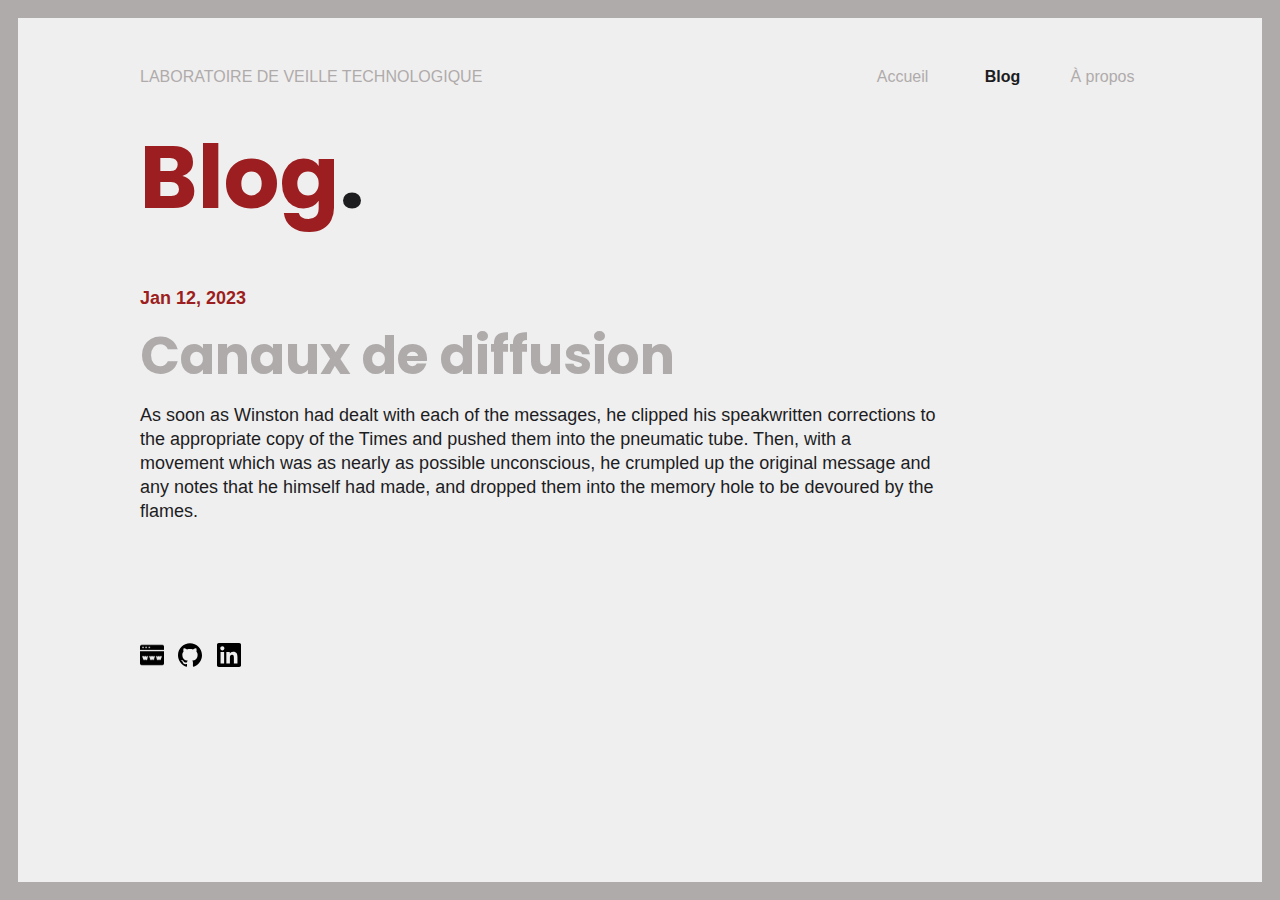
<file: posts/page/1/index.html>
<!doctype html><html><head><title>/posts/</title><link rel=canonical href=/posts/><meta name=robots content="noindex"><meta charset=utf-8><meta http-equiv=refresh content="0; url=/posts/"></head></html>
</file>
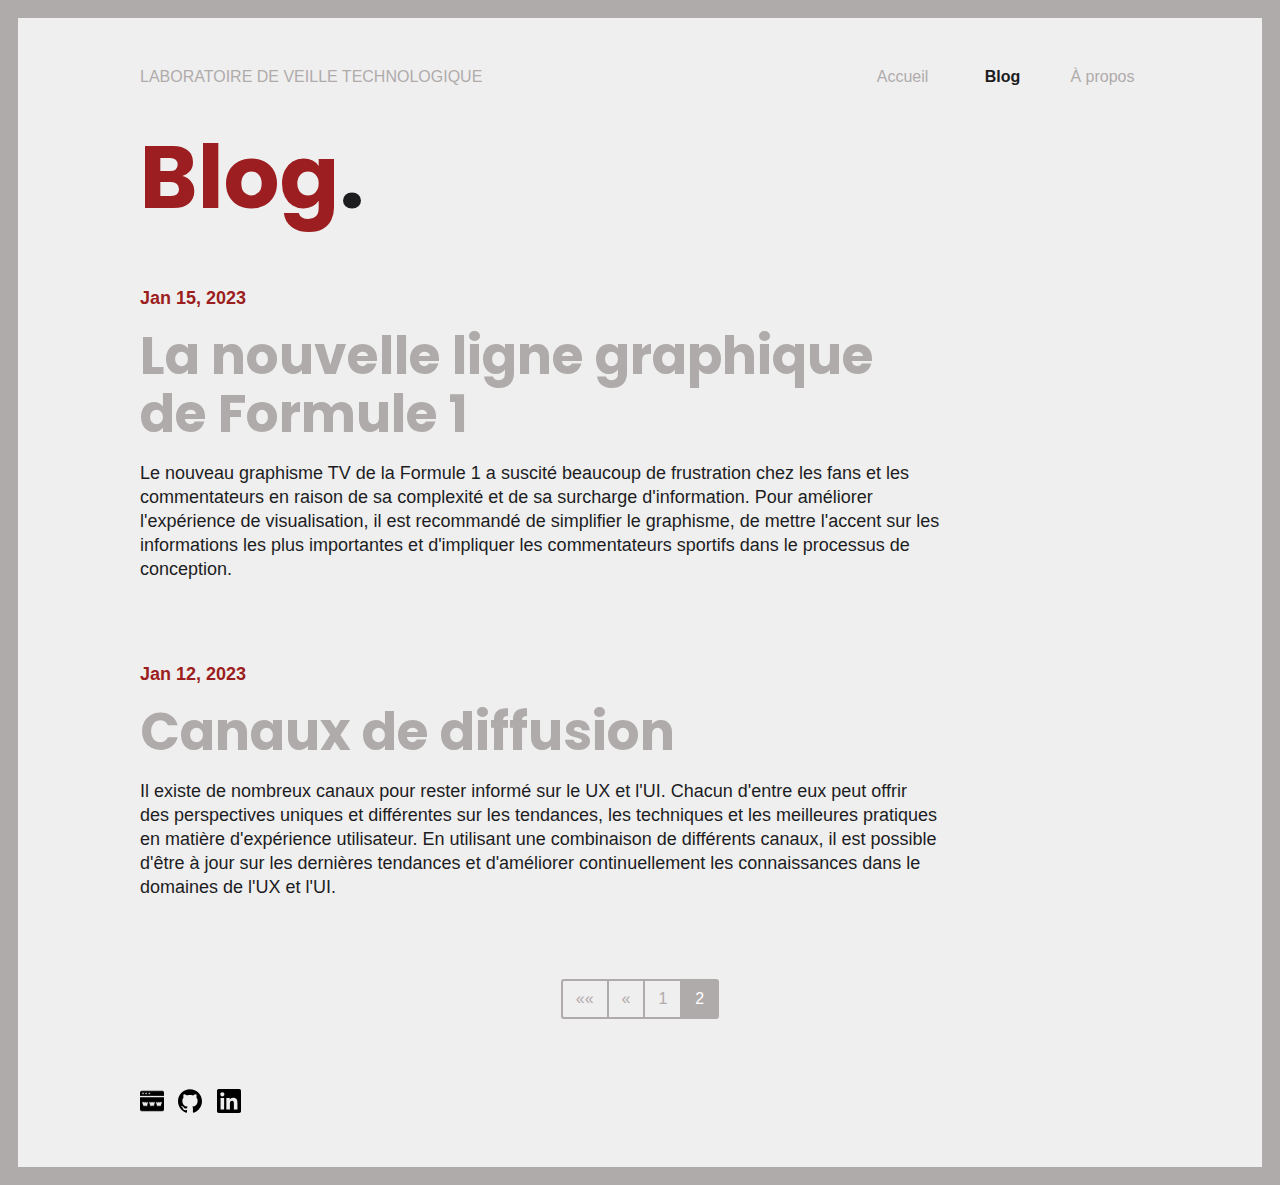
<file: posts/page/2/index.html>
<!doctype html><html lang=en>
<head>
<meta charset=utf-8>
<meta http-equiv=x-ua-compatible content="ie=edge">
<title>Blog - Laboratoire de veille technologique</title>
<meta name=viewport content="width=device-width,initial-scale=1">
<link rel=icon href=https://blog-labveiltech.adrianamota.chfavicon.png>
<link rel=canonical href=https://blog-labveiltech.adrianamota.ch/posts/>
<link rel=stylesheet href=/css/style.min.css>
<meta property="og:title" content="Blog">
<meta property="og:type" content="website">
<meta property="og:url" content="https://blog-labveiltech.adrianamota.ch/posts/">
<meta name=twitter:card content="summary">
<meta name=twitter:site content="@zerostaticio">
<meta name=twitter:creator content="@zerostaticio">
<link rel=preconnect href=https://fonts.gstatic.com>
<link href="https://fonts.googleapis.com/css2?family=Poppins:wght@400;700&display=swap" rel=stylesheet>
</head>
<body class="page frame page-blog-list">
<div id=menu-main-mobile class=menu-main-mobile>
<ul class=menu>
<li class=menu-item-accueil>
<a href=https://blog-labveiltech.adrianamota.ch/>Accueil</a>
</li>
<li class="menu-item-blog active">
<a href=https://blog-labveiltech.adrianamota.ch/posts/>Blog</a>
</li>
<li class="menu-item-à propos">
<a href=https://blog-labveiltech.adrianamota.ch/about/>À propos</a>
</li>
</ul>
</div>
<div id=wrapper class=wrapper>
<div class=header>
<a class=header-logo href=/>Laboratoire de veille technologique</a>
<div class=menu-main>
<ul>
<li class=menu-item-accueil>
<a href=/>
<span>Accueil</span>
</a>
</li>
<li class="menu-item-blog active">
<a href=/posts/>
<span>Blog</span>
</a>
</li>
<li class="menu-item-à propos">
<a href=/about/>
<span>À propos</span>
</a>
</li>
</ul>
</div>
<div id=toggle-menu-main-mobile class=hamburger-trigger>
<button class=hamburger>Menu</button>
</div>
</div>
<div class=intro>
<h1>Blog<span class=dot>.</span></h1>
</div>
<div class=summary>
<div class=summary-date>Jan 15, 2023</div>
<h2 class=summary-title><a href=/posts/graphiquesf1/>La nouvelle ligne graphique de Formule 1</a></h2>
<p class=summary-description>Le nouveau graphisme TV de la Formule 1 a suscité beaucoup de frustration chez les fans et les commentateurs en raison de sa complexité et de sa surcharge d'information. Pour améliorer l'expérience de visualisation, il est recommandé de simplifier le graphisme, de mettre l'accent sur les informations les plus importantes et d'impliquer les commentateurs sportifs dans le processus de conception.</p>
</div>
<div class=summary>
<div class=summary-date>Jan 12, 2023</div>
<h2 class=summary-title><a href=/posts/canauxdiffusion/>Canaux de diffusion</a></h2>
<p class=summary-description>Il existe de nombreux canaux pour rester informé sur le UX et l'UI. Chacun d'entre eux peut offrir des perspectives uniques et différentes sur les tendances, les techniques et les meilleures pratiques en matière d'expérience utilisateur. En utilisant une combinaison de différents canaux, il est possible d'être à jour sur les dernières tendances et d'améliorer continuellement les connaissances dans le domaines de l'UX et l'UI.</p>
</div>
<ul class=pagination>
<li class="pagination-item pagination-item-first">
<a class="pagination-link pagination-link-first" href=/posts/>
««
</a>
</li>
<li class="pagination-item pagination-item-previous">
<a href=/posts/ class="pagination-link pagination-link-previous">
«
</a>
</li>
<li class=pagination-item>
<a href=/posts/ class=pagination-link>
1
</a>
</li>
<li class="pagination-item pagination-item-current">
<a href=/posts/page/2/ class=pagination-link>
2
</a>
</li>
</ul>
<div class=footer>
<div class=footer-social>
<span class="social-icon social-icon-portfolio">
<a href=https://adrianamota.ch title=portfolio target=_blank rel=noopener>
<img src=/images/social/browser.png width=24 height=24 alt=portfolio>
</a>
</span>
<span class="social-icon social-icon-github">
<a href=https://github.com/AdriMota title=github target=_blank rel=noopener>
<img src=/images/social/github.svg width=24 height=24 alt=github>
</a>
</span>
<span class="social-icon social-icon-linkedin">
<a href=https://www.linkedin.com/in/adriana-mota/ title=linkedin target=_blank rel=noopener>
<img src=/images/social/linkedin.svg width=24 height=24 alt=linkedin>
</a>
</span>
</div>
</div>
</div>
<script type=text/javascript src=/js/bundle.min.575671c6da23c3563d465f9cfa3d2857fc0239531a2e8ea1fb6812017653b4d7.js></script>
</body>
</html>
</file>
